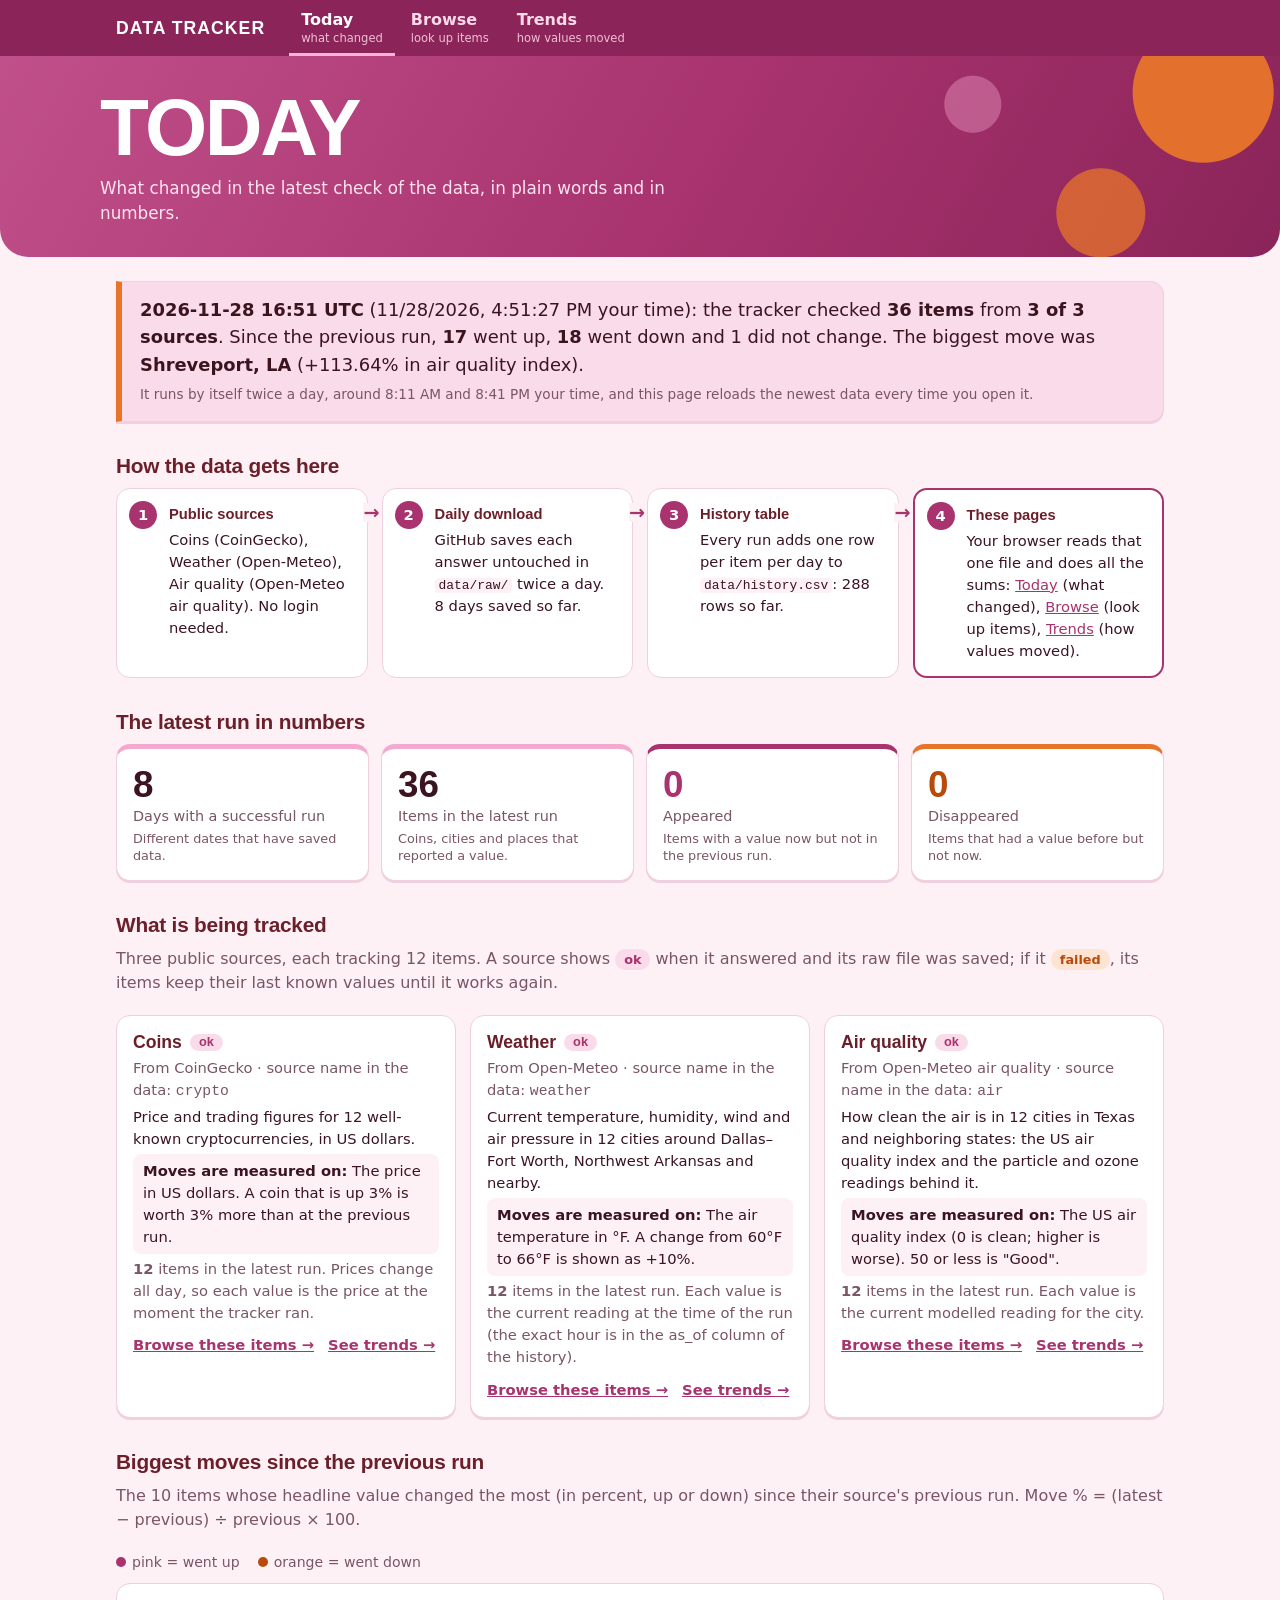
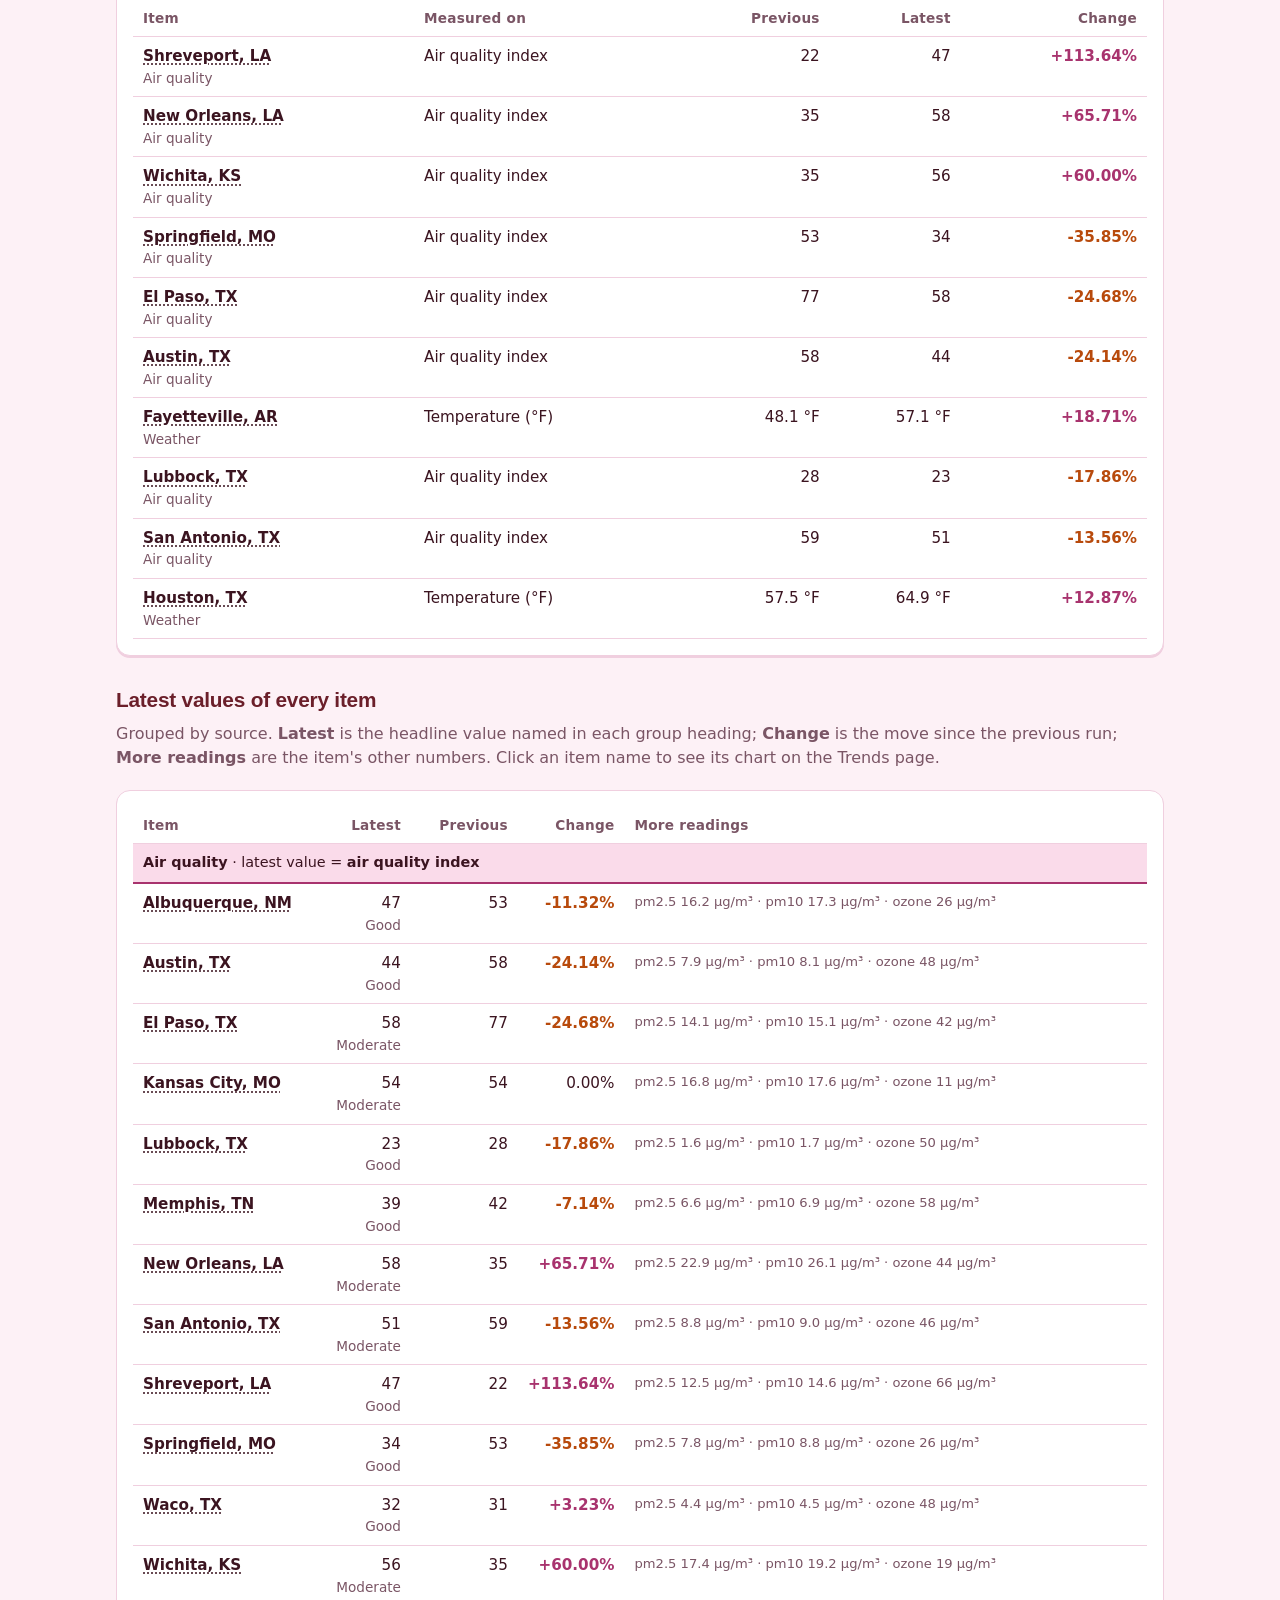
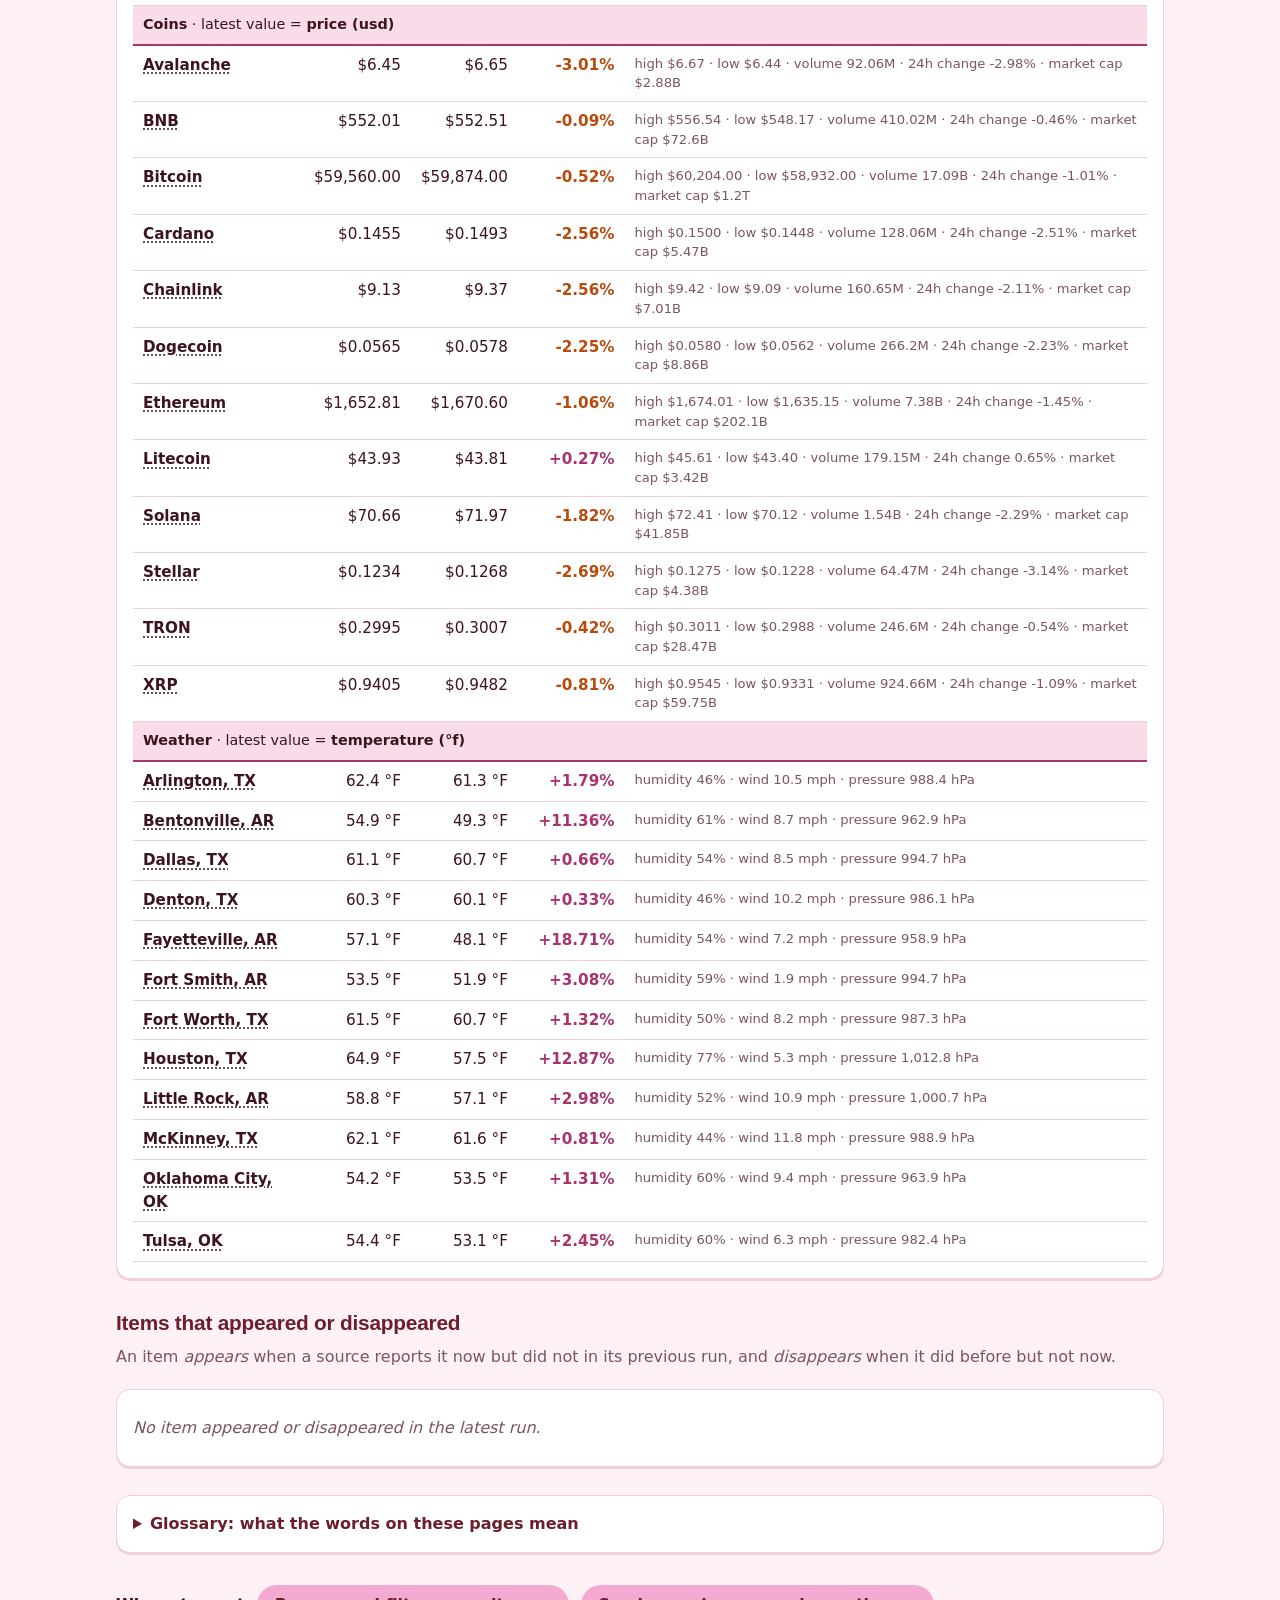
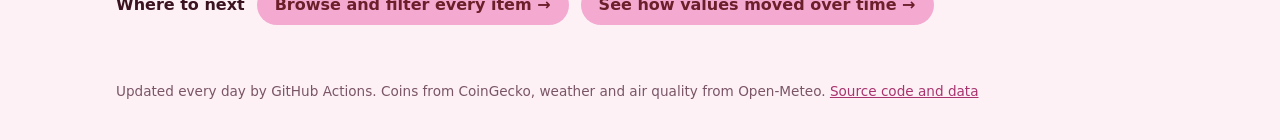
<file: index.html>
<!doctype html>
<html lang="en">
<head>
<meta charset="utf-8">
<meta name="viewport" content="width=device-width, initial-scale=1">
<title>Today · Data Tracker</title>
<meta name="description" content="The latest run: source status, the latest values and the biggest moves.">
<meta name="theme-color" content="#8a2459">
<link rel="manifest" href="manifest.webmanifest">
<link rel="icon" href="assets/icons/icon-192.png">
<link rel="apple-touch-icon" href="assets/icons/apple-touch-icon.png">
<link rel="stylesheet" href="assets/style.css">
</head>
<body>
<header class="nav">
  <div class="nav-inner">
    <a class="brand" href="index.html">Data Tracker</a>
    <nav aria-label="Main">
      <ul>
        <li><a class="link" href="index.html" aria-current="page">Today<small>what changed</small></a></li>
        <li><a class="link" href="browse.html">Browse<small>look up items</small></a></li>
        <li><a class="link" href="trends.html">Trends<small>how values moved</small></a></li>
      </ul>
    </nav>
  </div>
</header>
<div id="banner" class="banner" role="status" hidden></div>
<section class="hero"><div class="hero-inner"><h1>Today</h1>
<p class="sub">What changed in the latest check of the data, in plain words and in numbers.</p></div></section>
<main id="content">

<div class="card explain summary" id="summary" role="status"><span id="runline">Loading the latest run…</span></div>

<h2>How the data gets here</h2>
<div id="flow"></div>

<h2>The latest run in numbers</h2>
<section aria-label="Counts"><div class="stats" id="stats"></div></section>

<h2>What is being tracked</h2>
<p class="sub">Three public sources, each tracking 12 items. A source shows <span class="pill ok">ok</span> when it answered and its raw file was saved; if it <span class="pill bad">failed</span>, its items keep their last known values until it works again.</p>
<div class="sourcecards" id="sourcecards"></div>

<h2>Biggest moves since the previous run</h2>
<p class="sub" id="moves-note"></p>
<div class="keyrow"><span class="k-up">pink = went up</span><span class="k-down">orange = went down</span></div>
<div class="card" style="overflow-x:auto"><table class="moves" id="moves"><thead><tr><th>Item</th><th title="The one number per source that a move is measured on">Measured on</th><th class="num">Previous</th><th class="num">Latest</th><th class="num" title="(latest − previous) ÷ previous × 100">Change</th></tr></thead><tbody></tbody></table></div>

<h2>Latest values of every item</h2>
<p class="sub">Grouped by source. <strong>Latest</strong> is the headline value named in each group heading; <strong>Change</strong> is the move since the previous run; <strong>More readings</strong> are the item's other numbers. Click an item name to see its chart on the Trends page.</p>
<div class="card" style="overflow-x:auto"><table class="moves" id="latest"><thead><tr><th>Item</th><th class="num">Latest</th><th class="num">Previous</th><th class="num">Change</th><th>More readings</th></tr></thead><tbody></tbody></table></div>

<h2 id="appear-h">Items that appeared or disappeared</h2>
<p class="sub">An item <em>appears</em> when a source reports it now but did not in its previous run, and <em>disappears</em> when it did before but not now.</p>
<div class="card"><ul class="posts" id="appear"></ul></div>

<div style="margin-top:28px" id="glossary"></div>
<div id="next"></div>
</main>
<footer>Updated every day by GitHub Actions. Coins from CoinGecko, weather and air quality from Open-Meteo.
<a href="https://github.com/zoerowe1007/data-tracker">Source code and data</a></footer>
<script src="assets/common.js"></script>
<script src="assets/guide.js"></script>
<script>
(function () {
  function pctCell(p) {
    if (p == null) return '<td class="num">—</td>';
    return '<td class="num ' + (p > 0 ? 'up' : p < 0 ? 'down' : '') + '">' + DT.pct(p) + '</td>';
  }
  function others(r, col) {
    return DT.NUMERIC.filter(function (c) { return c !== col && r[c] != null; }).map(function (c) {
      return '<span title="' + DT.esc(DT.HELP[c][0]) + '">' + DT.esc(DT.COLS[c].label.toLowerCase()) + ' ' + DT.value(c, r[c]) + '</span>';
    }).join(' · ');
  }
  function itemLink(id, name) { return '<a class="item" href="' + DT.trendHref(id) + '" title="See ' + DT.esc(name) + ' on the Trends page">' + DT.esc(name) + '</a>'; }
  // The twice-daily schedule (08:11 and 20:41 UTC) written in the reader's own time zone.
  function schedule() {
    return [[8, 11], [20, 41]].map(function (t) {
      return new Date(Date.UTC(2026, 0, 1, t[0], t[1])).toLocaleTimeString([], { hour: 'numeric', minute: '2-digit' });
    }).join(' and ');
  }
  DT.loadData().then(function (d) {
    var s = d.status, rows = d.history, diff = DT.compare(rows), moves = DT.biggestMoves(diff.changes, 10);
    var okCount = s.sources.filter(function (x) { return x.ok; }).length;
    var withPct = diff.changes.filter(function (c) { return c.pct != null; });
    var up = withPct.filter(function (c) { return c.pct > 0; }).length, down = withPct.filter(function (c) { return c.pct < 0; }).length;

    // plain-English summary
    var html = '<b>' + DT.runLabel(s.run_time) + '</b> (' + DT.esc(new Date(s.run_time).toLocaleString()) + ' your time): the tracker checked <b>' +
      DT.plural(s.items, 'item') + '</b> from <b>' + okCount + ' of ' + s.sources.length + ' sources</b>. ';
    if (withPct.length) {
      html += 'Since the previous run, <b>' + up + '</b> went up, <b>' + down + '</b> went down and ' + (withPct.length - up - down) + ' did not change. ';
      if (moves.length) html += 'The biggest move was <b>' + DT.esc(moves[0].item) + '</b> (' + DT.pct(moves[0].pct) + ' in ' + DT.esc(DT.measureLabel(moves[0].source).toLowerCase()) + '). ';
    } else {
      html += 'This is the first day of data, so there is nothing to compare with yet: today\'s values are the starting point and changes appear after the next run. ';
    }
    if (okCount < s.sources.length) html += '<b>Not every source worked this time</b>; see "What is being tracked" below. ';
    html += '<br><span class="small">It runs by itself twice a day, around ' + schedule() + ' your time, and this page reloads the newest data every time you open it.</span>';
    document.getElementById('runline').innerHTML = html;

    document.getElementById('flow').innerHTML = DT.guide.flow({
      sourceNames: s.sources.map(function (x) { var i = DT.sourceInfo(x.name); return i.title + ' (' + i.provider + ')'; }).join(', '),
      days: s.days_with_success, rows: rows.length });

    var cards = [['days_with_success', 'Days with a successful run', '', 'Different dates that have saved data.'],
                 ['items', 'Items in the latest run', '', 'Coins, cities and places that reported a value.'],
                 ['new_today', 'Appeared', 'new', 'Items with a value now but not in the previous run.'],
                 ['gone_today', 'Disappeared', 'removed', 'Items that had a value before but not now.']];
    document.getElementById('stats').innerHTML = cards.map(function (c) {
      return '<div class="card stat ' + c[2] + '"><div class="num">' + DT.fmt(s[c[0]]) + '</div><div class="label">' + c[1] + '</div><div class="hint">' + c[3] + '</div></div>';
    }).join('');

    document.getElementById('sourcecards').innerHTML = s.sources.map(function (x) {
      var i = DT.sourceInfo(x.name);
      return '<div class="card sourcecard"><h3>' + DT.esc(i.title) + ' ' + (x.ok ? '<span class="pill ok">ok</span>' : '<span class="pill bad">failed</span>') + '</h3>' +
        '<p class="small">From ' + DT.esc(i.provider) + ' · source name in the data: <code>' + DT.esc(x.name) + '</code></p>' +
        '<p>' + DT.esc(i.what) + '</p>' +
        '<p class="measured"><strong>Moves are measured on:</strong> ' + DT.esc(i.measured) + '</p>' +
        '<p class="small"><strong>' + DT.fmt(x.count) + '</strong> ' + (x.count === 1 ? 'item' : 'items') + ' in the latest run. ' + DT.esc(i.cron) + '</p>' +
        '<div class="links"><a href="browse.html#source=' + encodeURIComponent(x.name) + '">Browse these items →</a><a href="trends.html">See trends →</a></div></div>';
    }).join('');

    document.getElementById('moves-note').textContent = moves.length
      ? 'The ' + moves.length + ' items whose headline value changed the most (in percent, up or down) since their source\'s previous run. Move % = (latest − previous) ÷ previous × 100.'
      : 'There is no previous run to compare with yet. Today\'s values are the starting point.';
    document.querySelector('#moves tbody').innerHTML = moves.map(function (m) {
      return '<tr><td>' + itemLink(m.item_id, m.item) + '<div class="small">' + DT.esc(DT.sourceInfo(m.source).title) + '</div></td><td>' + DT.esc(DT.measureLabel(m.source)) + '</td><td class="num">' + DT.value(m.column, m.old) +
        '</td><td class="num">' + DT.value(m.column, m['new']) + '</td>' + pctCell(m.pct) + '</tr>';
    }).join('') || '<tr><td colspan="5" class="empty">Nothing to compare yet.</td></tr>';

    var change = {}, body = '', lastSource = null;
    diff.changes.forEach(function (c) { change[c.item_id] = c; });
    DT.latestRows(rows).sort(function (a, b) { return a.source < b.source ? -1 : a.source > b.source ? 1 : a.item < b.item ? -1 : 1; }).forEach(function (r) {
      var col = DT.headline(r.source), c = change[r.item_id], stale = r.date !== diff.latestDate, i = DT.sourceInfo(r.source);
      if (r.source !== lastSource) {
        lastSource = r.source;
        body += '<tr class="group"><td colspan="5"><strong>' + DT.esc(i.title) + '</strong> · latest value = <strong>' + DT.esc(DT.measureLabel(r.source).toLowerCase()) + '</strong></td></tr>';
      }
      var band = col === 'us_aqi' && r[col] != null ? '<div class="small">' + DT.esc(DT.aqiBand(r[col])) + '</div>' : '';
      body += '<tr><td>' + itemLink(r.item_id, r.item) + (stale ? '<div class="small">as of ' + r.date + ' (source failed since)</div>' : '') + '</td>' +
        '<td class="num">' + DT.value(col, r[col]) + band + '</td><td class="num">' + (c ? DT.value(col, c.old) : '—') + '</td>' +
        pctCell(c ? c.pct : null) + '<td class="detail">' + others(r, col) + '</td></tr>';
    });
    document.querySelector('#latest tbody').innerHTML = body;

    var items = diff.isNew.map(function (r) { return '<li><div class="main"><div class="title">' + DT.esc(r.item) + '</div><div class="meta">appeared · ' + DT.esc(r.source) + '</div></div></li>'; })
      .concat(diff.gone.map(function (r) { return '<li><div class="main"><div class="title">' + DT.esc(r.item) + '</div><div class="meta">disappeared · ' + DT.esc(r.source) + ' · last seen ' + r.date + '</div></div></li>'; }));
    document.getElementById('appear').innerHTML = items.join('') ||
      '<li class="empty">No item appeared or disappeared in the latest run.</li>';
    document.getElementById('glossary').innerHTML = DT.guide.glossary();
    document.getElementById('next').innerHTML = DT.guide.next([['browse.html', 'Browse and filter every item →'], ['trends.html', 'See how values moved over time →']]);
  }).catch(DT.showError);
})();
</script>
</body>
</html>
</file>
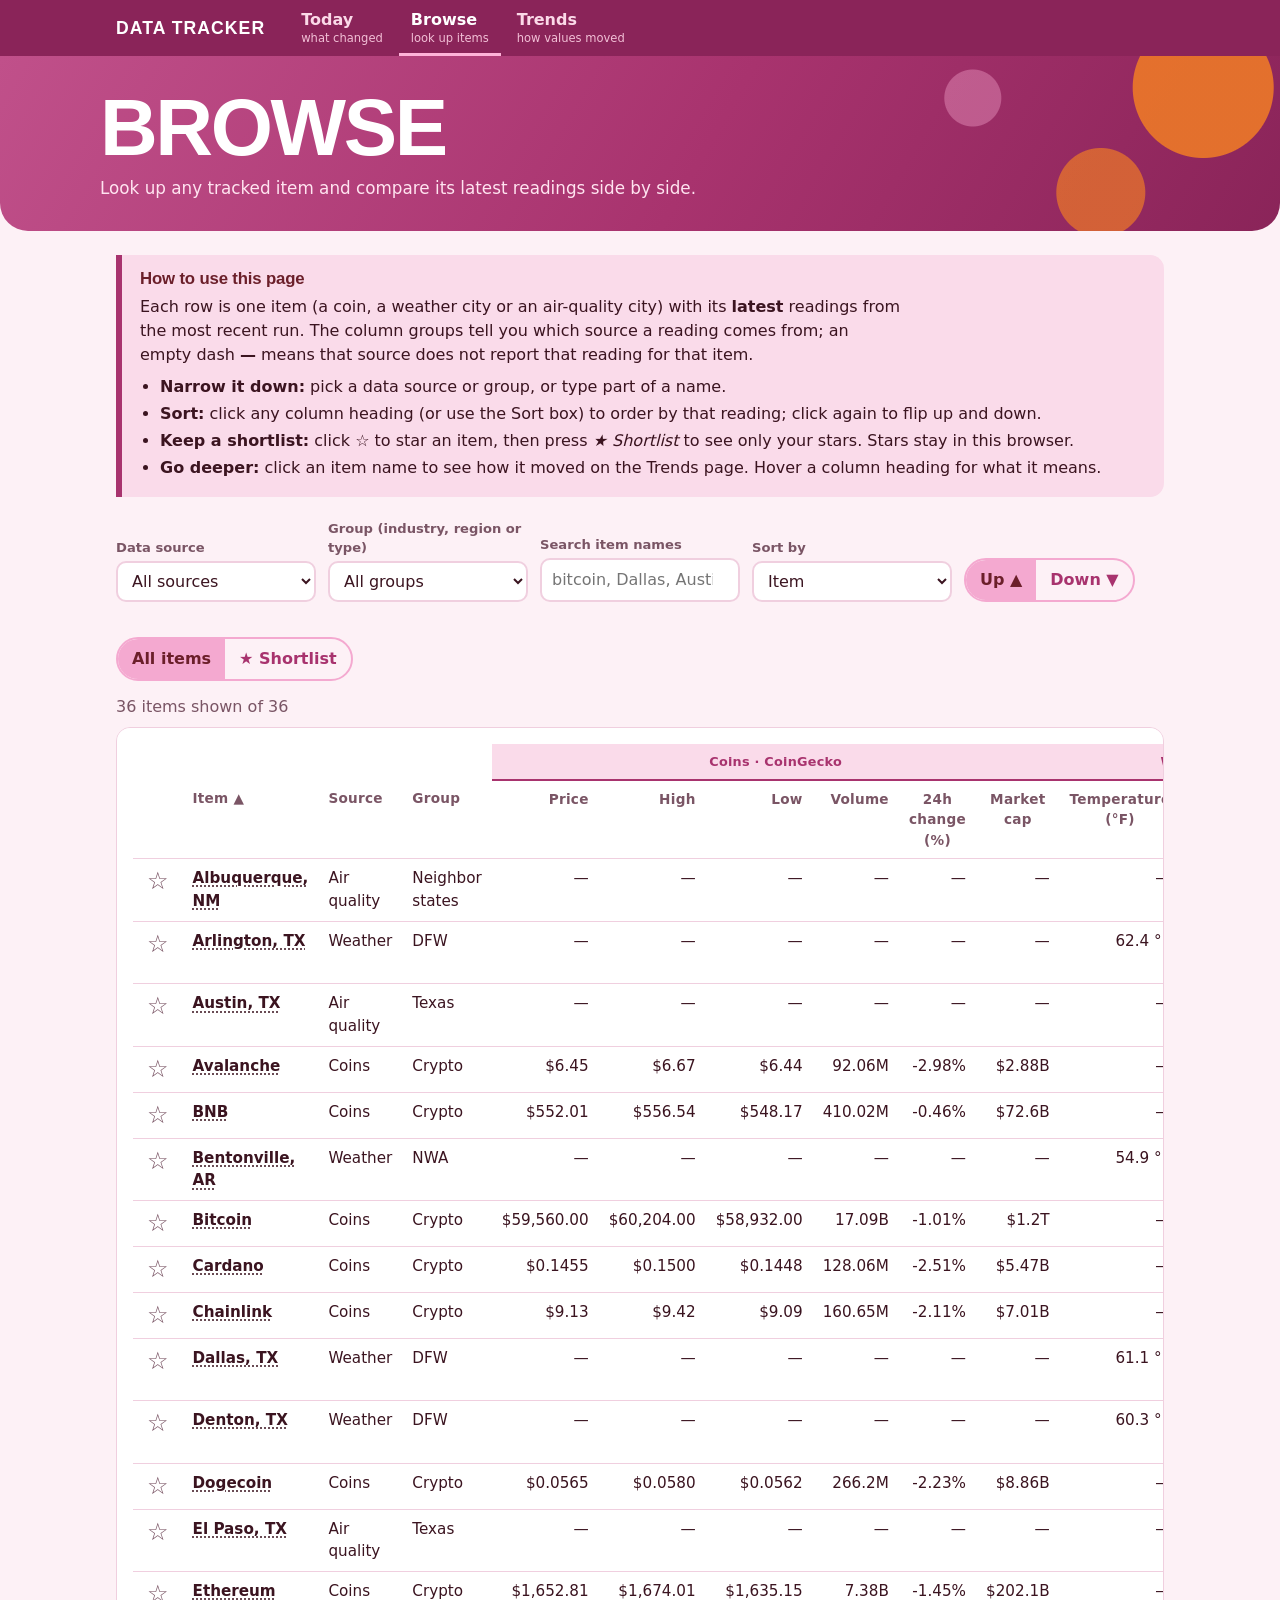
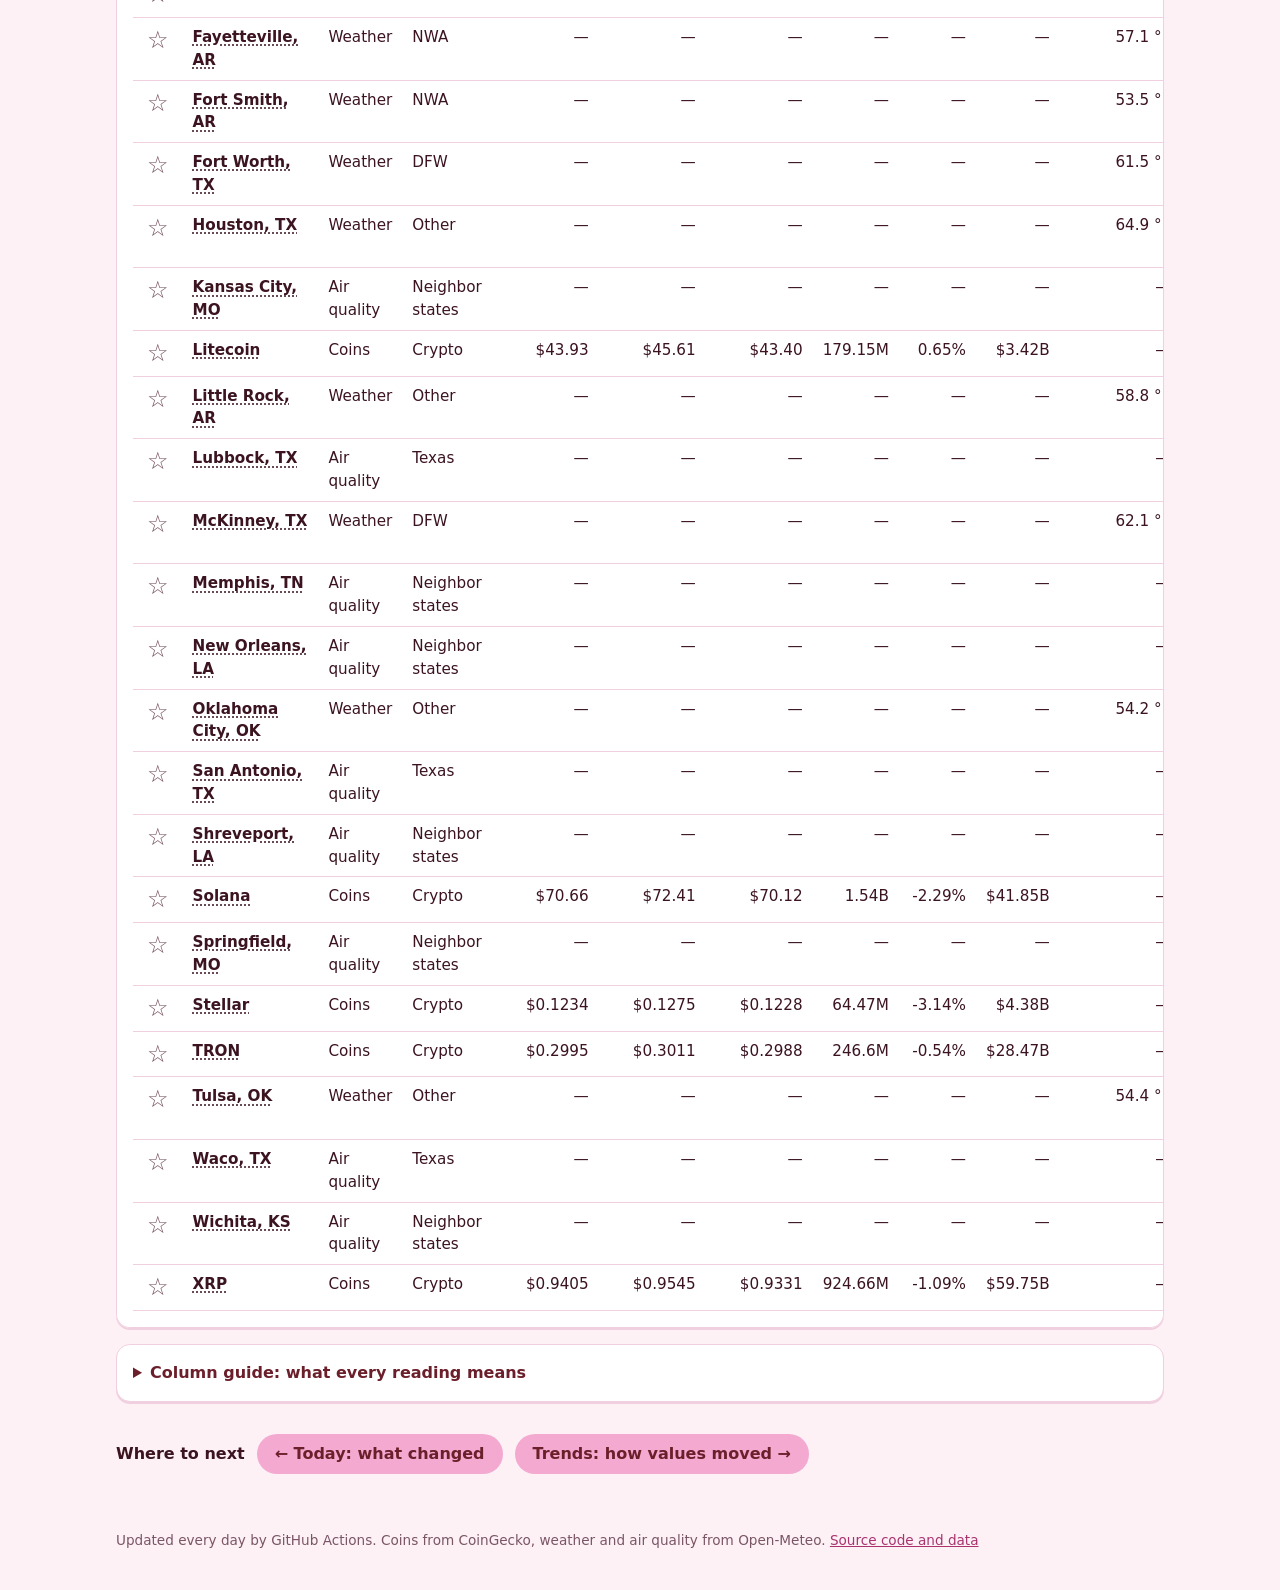
<file: browse.html>
<!doctype html>
<html lang="en">
<head>
<meta charset="utf-8">
<meta name="viewport" content="width=device-width, initial-scale=1">
<title>Browse · Data Tracker</title>
<meta name="description" content="Filter, search, sort and star every tracked item.">
<meta name="theme-color" content="#8a2459">
<link rel="manifest" href="manifest.webmanifest">
<link rel="icon" href="assets/icons/icon-192.png">
<link rel="apple-touch-icon" href="assets/icons/apple-touch-icon.png">
<link rel="stylesheet" href="assets/style.css">
</head>
<body>
<header class="nav">
  <div class="nav-inner">
    <a class="brand" href="index.html">Data Tracker</a>
    <nav aria-label="Main">
      <ul>
        <li><a class="link" href="index.html">Today<small>what changed</small></a></li>
        <li><a class="link" href="browse.html" aria-current="page">Browse<small>look up items</small></a></li>
        <li><a class="link" href="trends.html">Trends<small>how values moved</small></a></li>
      </ul>
    </nav>
  </div>
</header>
<div id="banner" class="banner" role="status" hidden></div>
<section class="hero"><div class="hero-inner"><h1>Browse</h1>
<p class="sub">Look up any tracked item and compare its latest readings side by side.</p></div></section>
<main id="content">
<div class="explain">
  <h2>How to use this page</h2>
  <p>Each row is one item (a coin, a weather city or an air-quality city) with its <strong>latest</strong> readings from the most recent run. The column groups tell you which source a reading comes from; an empty dash <strong>—</strong> means that source does not report that reading for that item.</p>
  <ul>
    <li><strong>Narrow it down:</strong> pick a data source or group, or type part of a name.</li>
    <li><strong>Sort:</strong> click any column heading (or use the Sort box) to order by that reading; click again to flip up and down.</li>
    <li><strong>Keep a shortlist:</strong> click ☆ to star an item, then press <em>★ Shortlist</em> to see only your stars. Stars stay in this browser.</li>
    <li><strong>Go deeper:</strong> click an item name to see how it moved on the Trends page. Hover a column heading for what it means.</li>
  </ul>
</div>
<div class="controls">
  <div><label for="f-source">Data source</label><select id="f-source"><option value="">All sources</option></select></div>
  <div><label for="f-category">Group (industry, region or type)</label><select id="f-category"><option value="">All groups</option></select></div>
  <div><label for="q">Search item names</label><input id="q" type="search" placeholder="bitcoin, Dallas, Austin…" autocomplete="off"></div>
  <div><label for="sortby">Sort by</label><select id="sortby"></select></div>
  <div><label>&nbsp;</label><div class="switch" role="group" aria-label="Sort direction"><button type="button" id="asc" aria-pressed="true">Up ▲</button><button type="button" id="desc" aria-pressed="false">Down ▼</button></div></div>
  <div><label>&nbsp;</label><div class="switch" role="group" aria-label="Shortlist filter"><button type="button" id="all" aria-pressed="true">All items</button><button type="button" id="starred" aria-pressed="false">★ Shortlist</button></div></div>
</div>
<div class="resultbar"><span id="count" role="status" aria-live="polite"></span></div>
<div class="card" style="overflow-x:auto"><table class="sortable moves" id="table"><thead></thead><tbody></tbody></table></div>
<details class="card colguide" style="margin-top:16px"><summary>Column guide: what every reading means</summary><div id="colguide"></div></details>
<div id="next"></div>
</main>
<footer>Updated every day by GitHub Actions. Coins from CoinGecko, weather and air quality from Open-Meteo.
<a href="https://github.com/zoerowe1007/data-tracker">Source code and data</a></footer>
<script src="assets/common.js"></script>
<script src="assets/guide.js"></script>
<script>
(function () {
  var state = { source: '', category: '', q: '', sort: 'item', dir: 'asc', starredOnly: false };
  var rows = [], cols = [];
  var TEXT = [['item', 'Item'], ['source', 'Source'], ['category', 'Group']];
  var $ = function (id) { return document.getElementById(id); };

  function sortLabel(key) {
    var t = TEXT.filter(function (x) { return x[0] === key; })[0];
    return t ? t[1] : DT.COLS[key].label + (DT.COLS[key].unit && DT.COLS[key].unit !== '$' ? ' (' + DT.COLS[key].unit + ')' : '');
  }
  var TEXT_HELP = { item: 'The coin or place this row is about', source: 'Which data source the item comes from', category: 'Group the item belongs to: coins, a region or an industry' };
  function head() {
    var keys = TEXT.map(function (t) { return t[0]; }).concat(cols), groups = [];
    cols.forEach(function (c) {
      var src = DT.HELP[c][1], last = groups[groups.length - 1];
      if (last && last.src === src) last.n++; else groups.push({ src: src, n: 1 });
    });
    var top = '<tr><th colspan="4" class="grouphead" style="background:none;border-bottom:0"></th>' + groups.map(function (g) {
      return '<th class="grouphead" colspan="' + g.n + '" title="' + DT.esc(DT.sourceInfo(g.src).what) + '">' + DT.esc(DT.sourceInfo(g.src).title) + ' · ' + DT.esc(DT.sourceInfo(g.src).provider) + '</th>';
    }).join('') + '</tr>';
    $('table').tHead.innerHTML = top + '<tr><th><span class="visually-hidden">Shortlist</span></th>' + keys.map(function (k) {
      var num = cols.indexOf(k) !== -1, sorted = state.sort === k ? (state.dir === 'asc' ? 'ascending' : 'descending') : 'none';
      var tip = num ? DT.HELP[k][0] : TEXT_HELP[k];
      return '<th' + (num ? ' class="num"' : '') + ' aria-sort="' + sorted + '" title="' + DT.esc(tip) + '"><button type="button" data-sort="' + k + '">' + DT.esc(sortLabel(k)) + '</button></th>';
    }).join('') + '</tr>';
  }
  function draw() {
    var starred = DT.shortlist.all();
    var out = DT.browseRows(rows, { source: state.source, category: state.category, q: state.q,
      starred: state.starredOnly ? starred : null, sort: state.sort, dir: state.dir });
    $('count').textContent = DT.plural(out.length, 'item') + ' shown of ' + rows.length + (state.starredOnly ? ' · shortlist only' : '');
    $('asc').setAttribute('aria-pressed', state.dir === 'asc'); $('desc').setAttribute('aria-pressed', state.dir === 'desc');
    $('all').setAttribute('aria-pressed', !state.starredOnly); $('starred').setAttribute('aria-pressed', state.starredOnly);
    $('sortby').value = state.sort;
    head();
    $('table').tBodies[0].innerHTML = out.map(function (r) {
      var on = starred.indexOf(r.item_id) !== -1;
      return '<tr><td><button class="star" data-id="' + DT.esc(r.item_id) + '" aria-pressed="' + on + '" aria-label="Shortlist ' + DT.esc(r.item) +
        '" title="Add to shortlist">' + (on ? '★' : '☆') + '</button></td><td><a class="item" href="' + DT.trendHref(r.item_id) + '" title="See ' + DT.esc(r.item) + ' on the Trends page">' + DT.esc(r.item) + '</a></td><td>' + DT.esc(DT.sourceInfo(r.source).title) +
        '</td><td>' + DT.esc(r.category) + '</td>' + cols.map(function (c) {
          var band = c === 'us_aqi' && r[c] != null ? '<div class="small">' + DT.esc(DT.aqiBand(r[c])) + '</div>' : '';
          return '<td class="num">' + DT.value(c, r[c]) + band + '</td>';
        }).join('') + '</tr>';
    }).join('') || '<tr><td colspan="' + (4 + cols.length) + '" class="empty">No items match these filters.</td></tr>';
  }
  function options(el, values) {
    el.insertAdjacentHTML('beforeend', values.map(function (v) { return '<option value="' + DT.esc(v) + '">' + DT.esc(v) + '</option>'; }).join(''));
  }
  DT.loadData().then(function (d) {
    rows = DT.latestRows(d.history);
    cols = DT.NUMERIC.filter(function (c) { return rows.some(function (r) { return r[c] != null; }); });
    var uniq = function (k) { return rows.map(function (r) { return r[k]; }).filter(function (v, i, a) { return v && a.indexOf(v) === i; }).sort(); };
    $('f-source').insertAdjacentHTML('beforeend', uniq('source').map(function (v) { return '<option value="' + DT.esc(v) + '">' + DT.esc(DT.sourceInfo(v).title) + ' (' + DT.esc(DT.sourceInfo(v).provider) + ')</option>'; }).join(''));
    options($('f-category'), uniq('category'));
    var h = DT.hash();
    if (h.source && uniq('source').indexOf(h.source) !== -1) { state.source = h.source; $('f-source').value = h.source; }
    $('colguide').innerHTML = '<table><thead><tr><th>Column</th><th>Meaning</th><th>Source</th></tr></thead><tbody>' + cols.map(function (c) {
      return '<tr><td><strong>' + DT.esc(DT.colLabel(c)) + '</strong></td><td>' + DT.esc(DT.HELP[c][0]) + '</td><td>' + DT.esc(DT.sourceInfo(DT.HELP[c][1]).title) + '</td></tr>';
    }).join('') + '</tbody></table><p class="small">Empty values (—) mean the source does not report that reading. The same words are explained in the README.</p>';
    $('next').innerHTML = DT.guide.next([['index.html', '← Today: what changed'], ['trends.html', 'Trends: how values moved →']]);
    $('sortby').innerHTML = TEXT.map(function (t) { return t[0]; }).concat(cols).map(function (k) { return '<option value="' + k + '">' + DT.esc(sortLabel(k)) + '</option>'; }).join('');
    $('f-source').onchange = function () { state.source = this.value; draw(); };
    $('f-category').onchange = function () { state.category = this.value; draw(); };
    $('q').oninput = function () { state.q = this.value; draw(); };
    $('sortby').onchange = function () { state.sort = this.value; draw(); };
    $('asc').onclick = function () { state.dir = 'asc'; draw(); };
    $('desc').onclick = function () { state.dir = 'desc'; draw(); };
    $('all').onclick = function () { state.starredOnly = false; draw(); };
    $('starred').onclick = function () { state.starredOnly = true; draw(); };
    $('table').addEventListener('click', function (e) {
      var star = e.target.closest('.star'), sort = e.target.closest('[data-sort]');
      if (star) { DT.shortlist.toggle(star.getAttribute('data-id')); draw(); }
      if (sort) {
        var k = sort.getAttribute('data-sort');
        if (state.sort === k) state.dir = state.dir === 'asc' ? 'desc' : 'asc'; else { state.sort = k; state.dir = cols.indexOf(k) !== -1 ? 'desc' : 'asc'; }
        draw();
      }
    });
    draw();
  }).catch(DT.showError);
})();
</script>
</body>
</html>
</file>
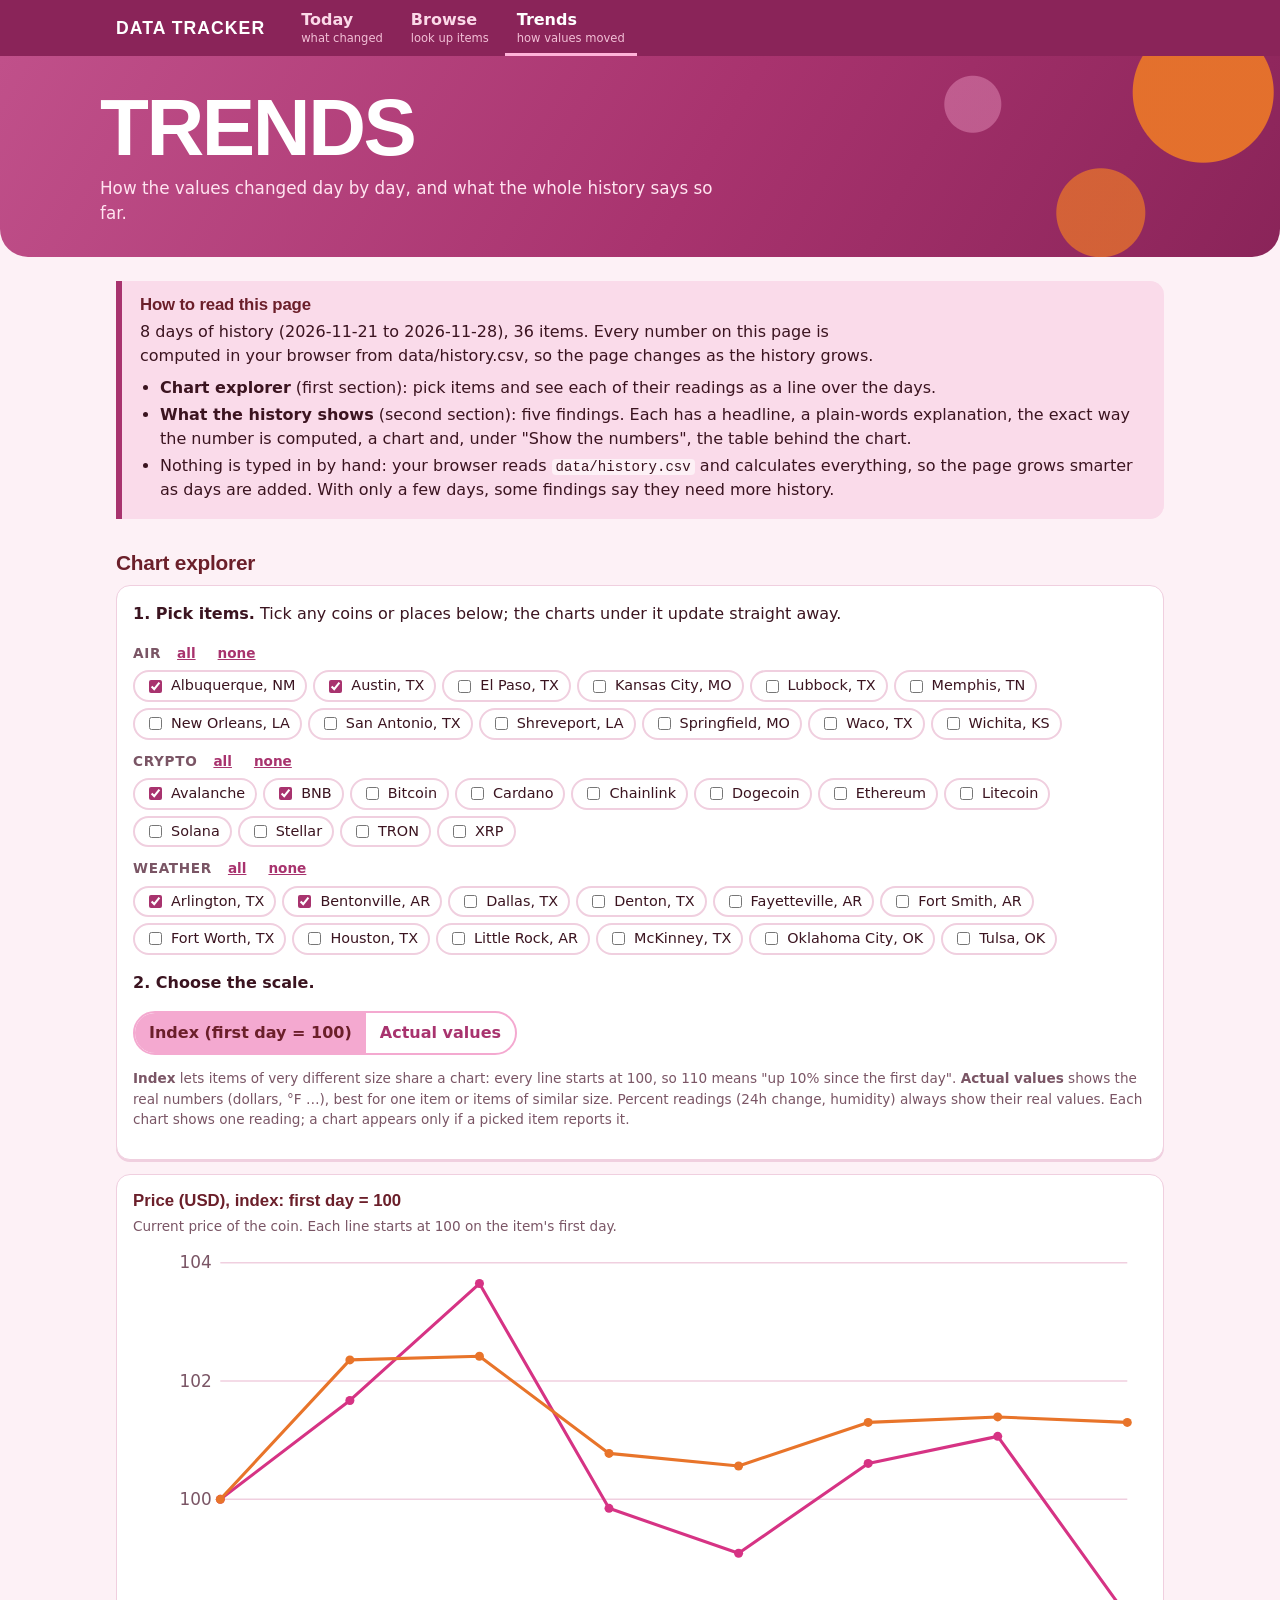
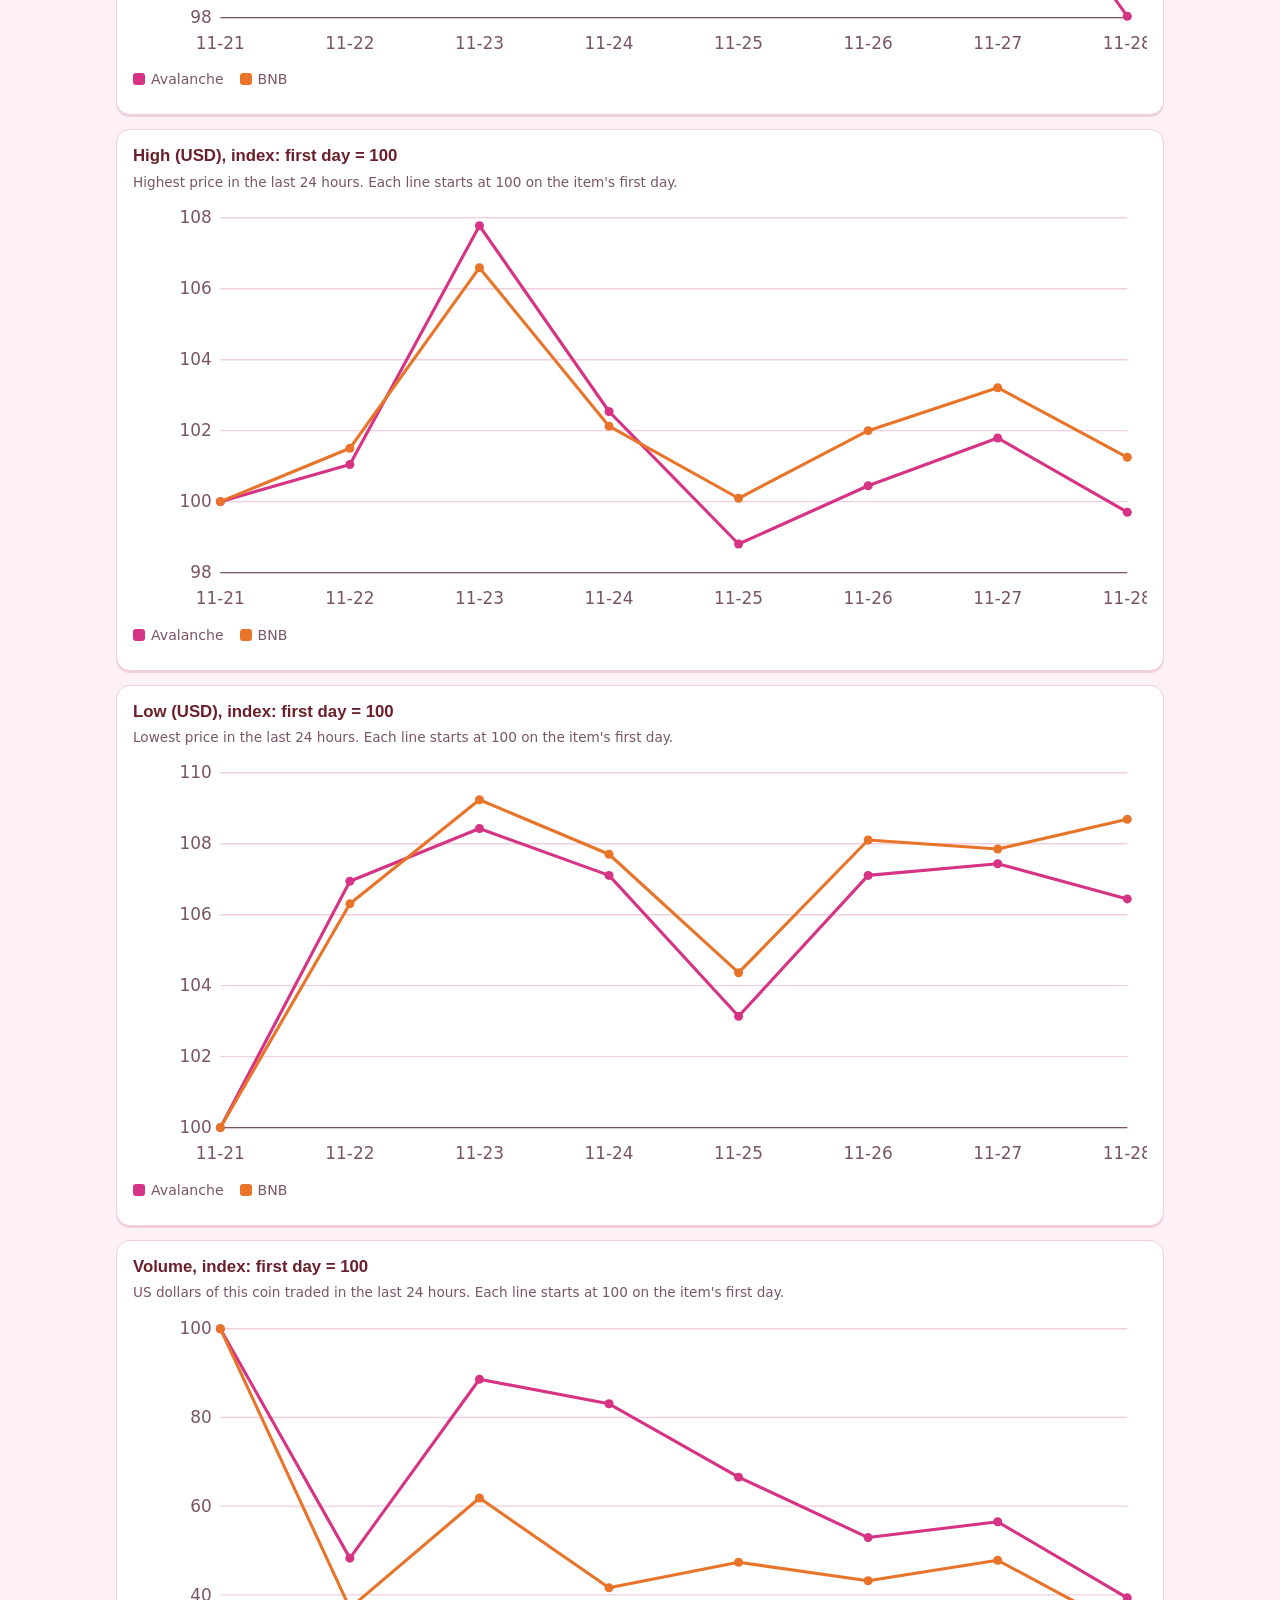
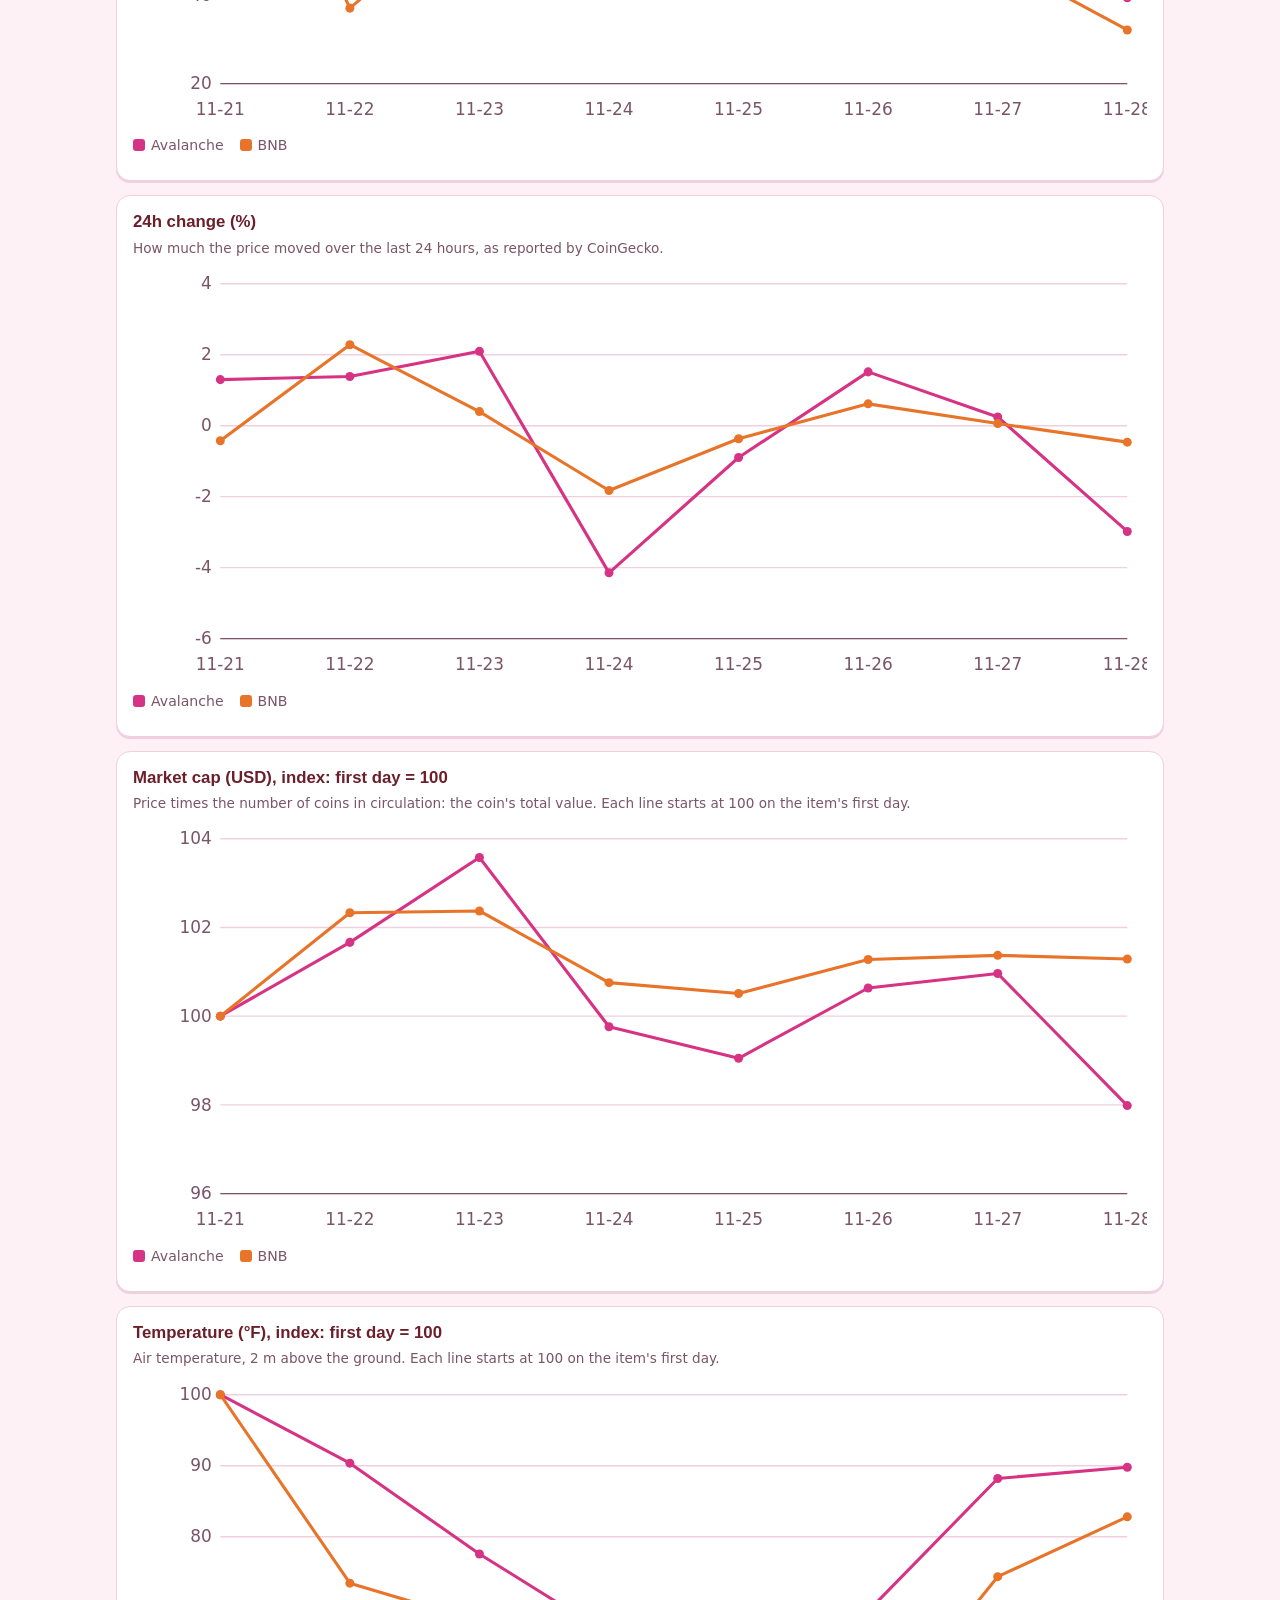
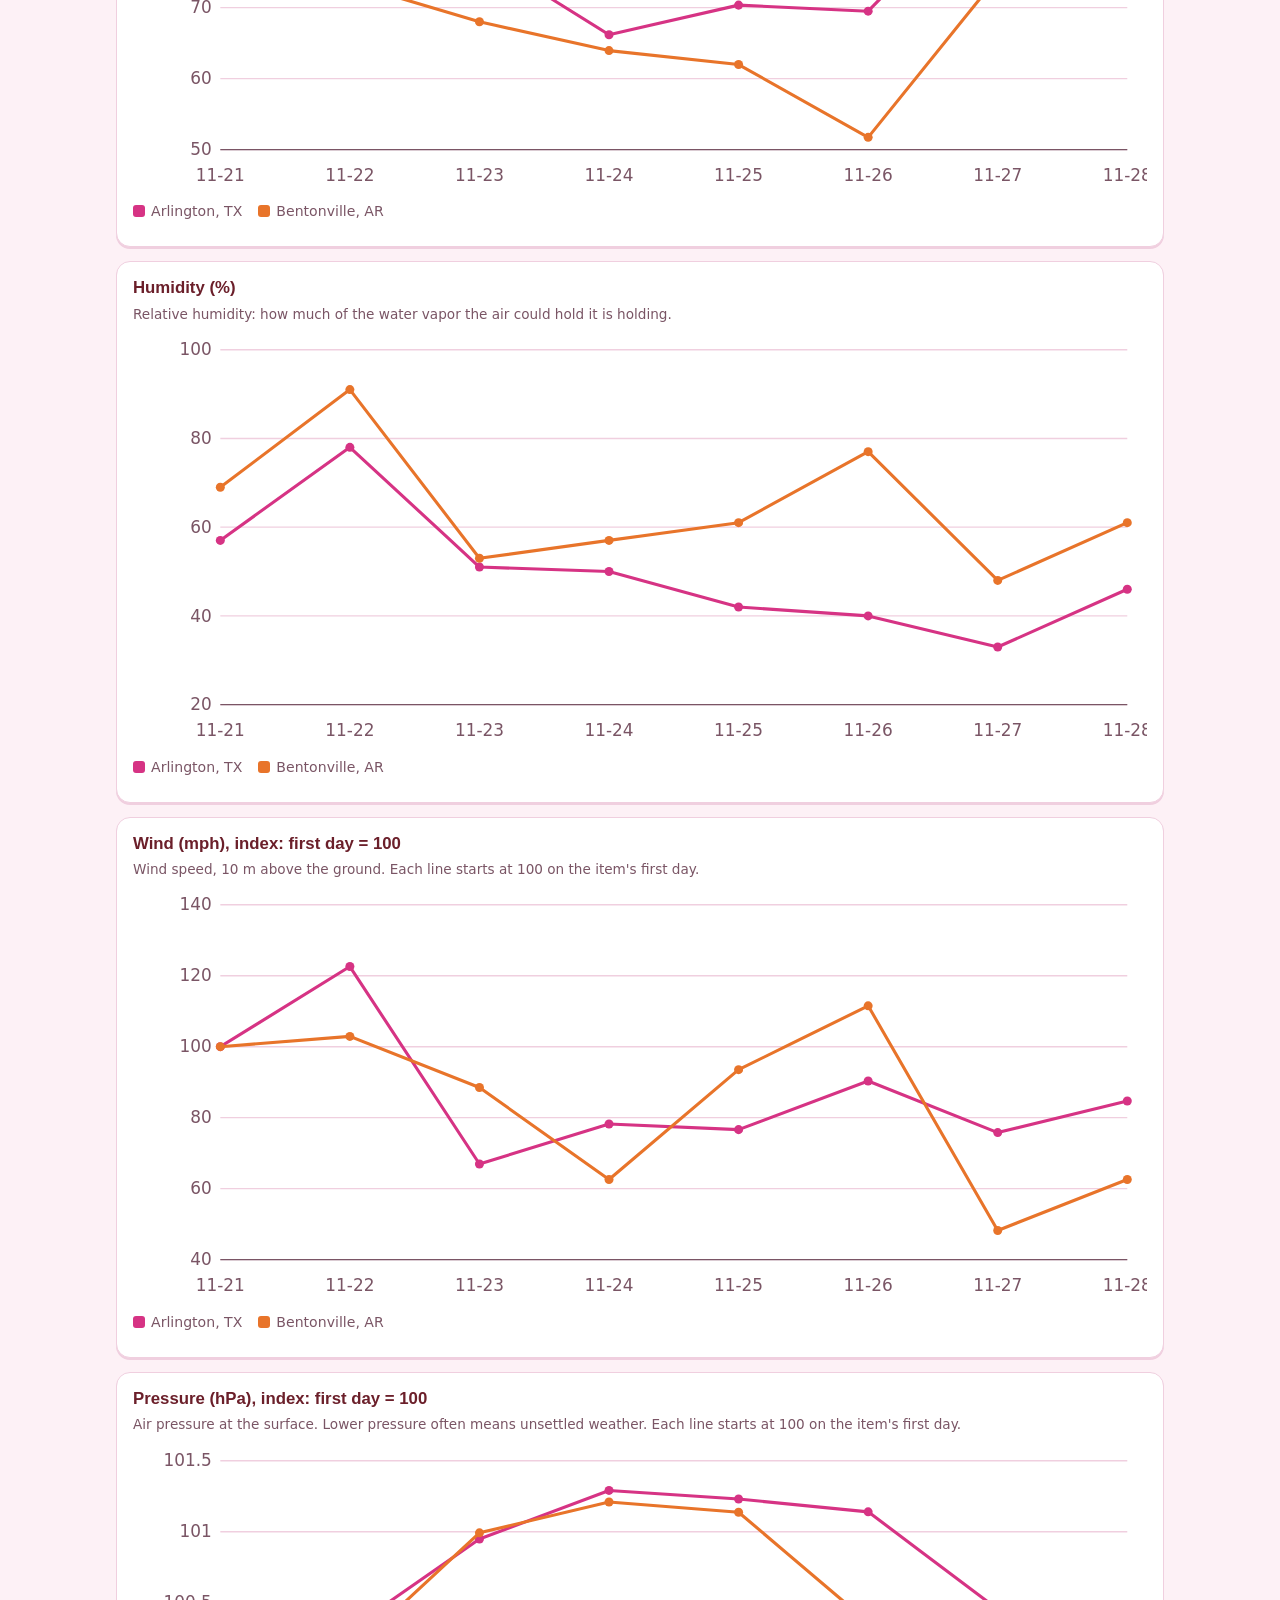
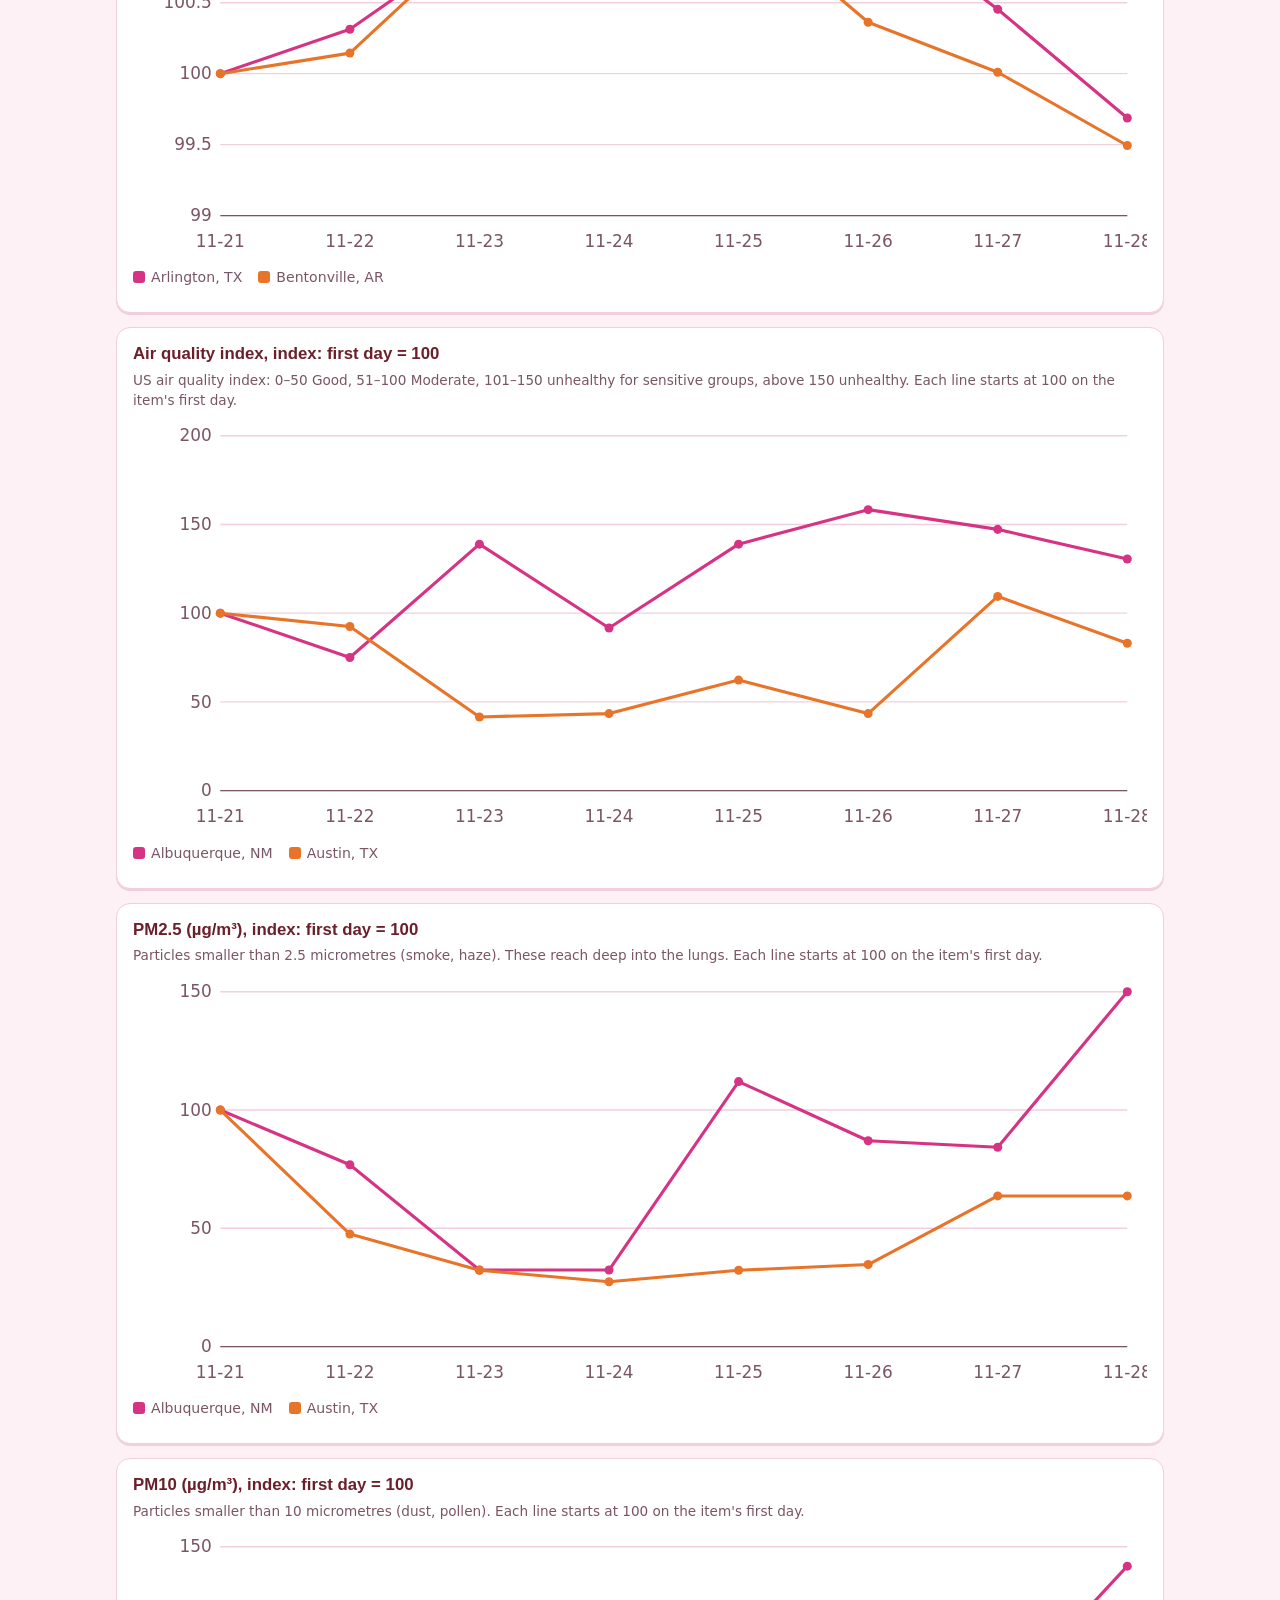
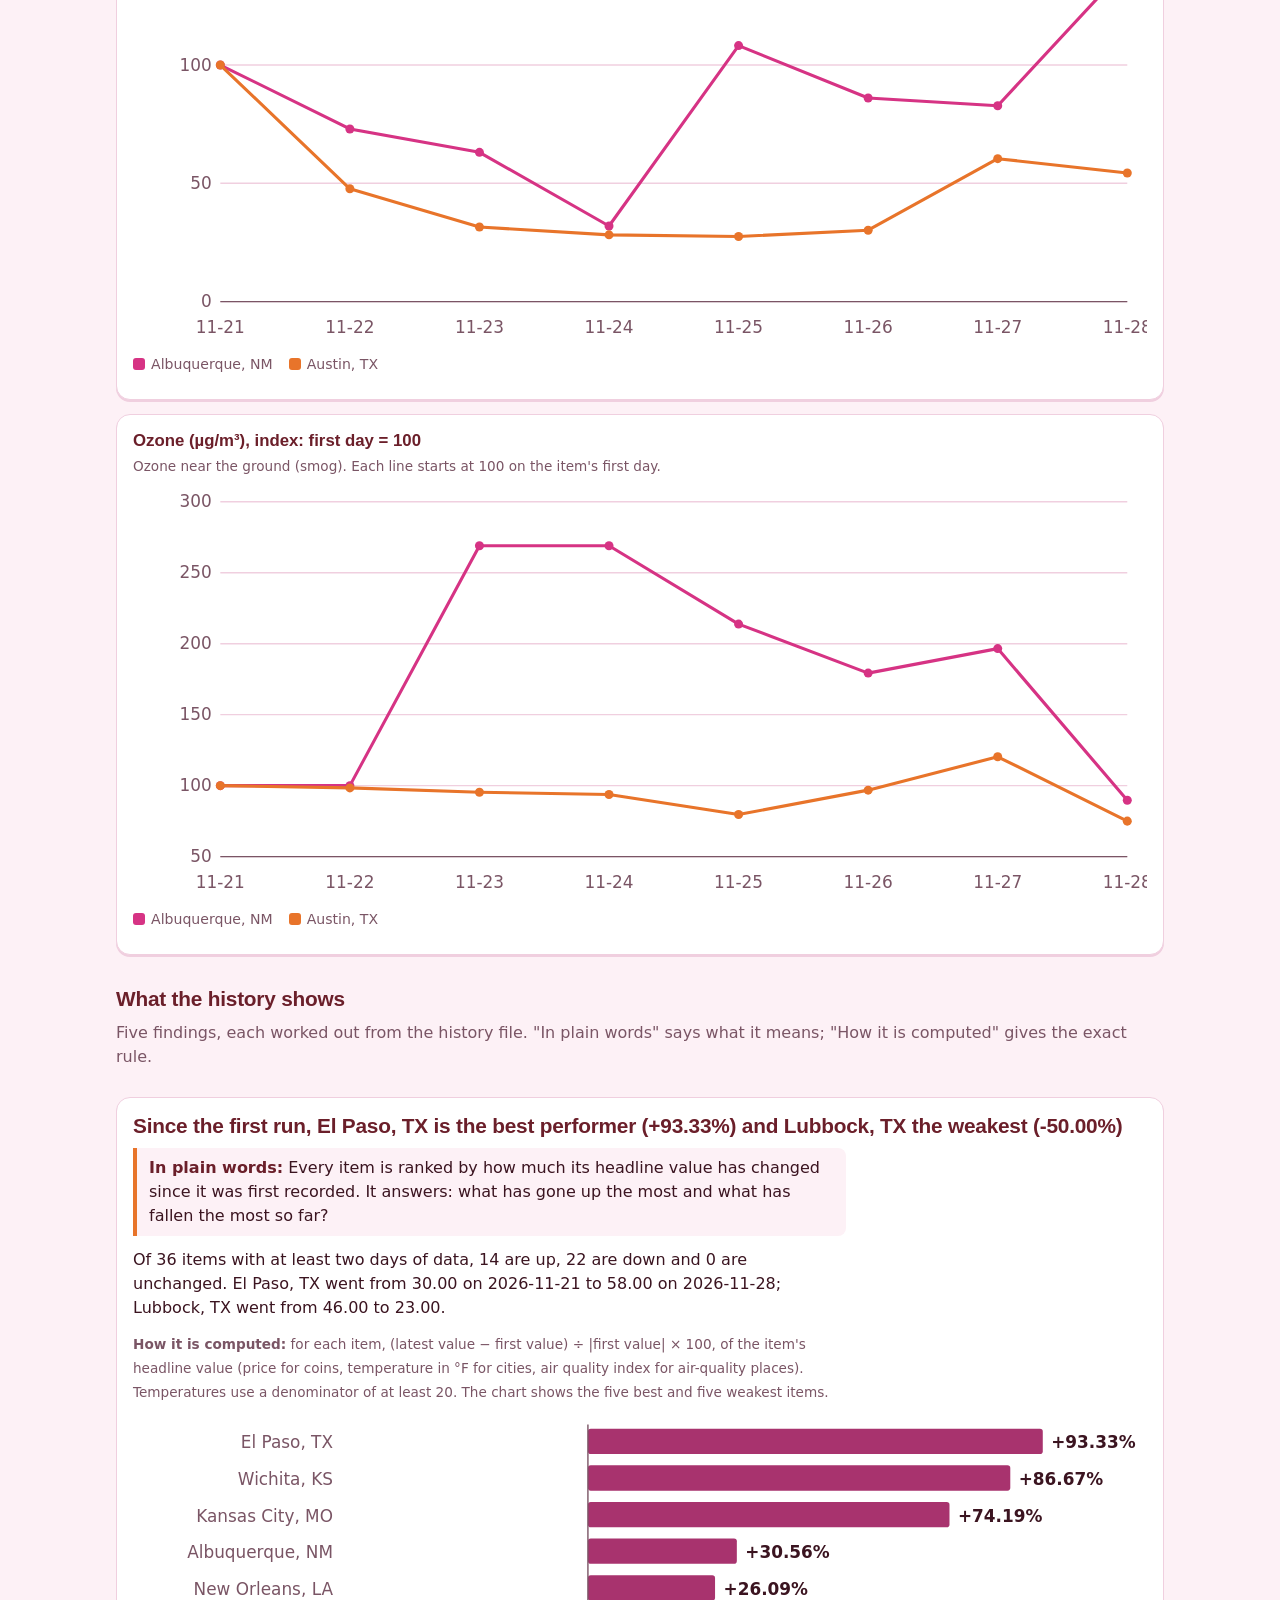
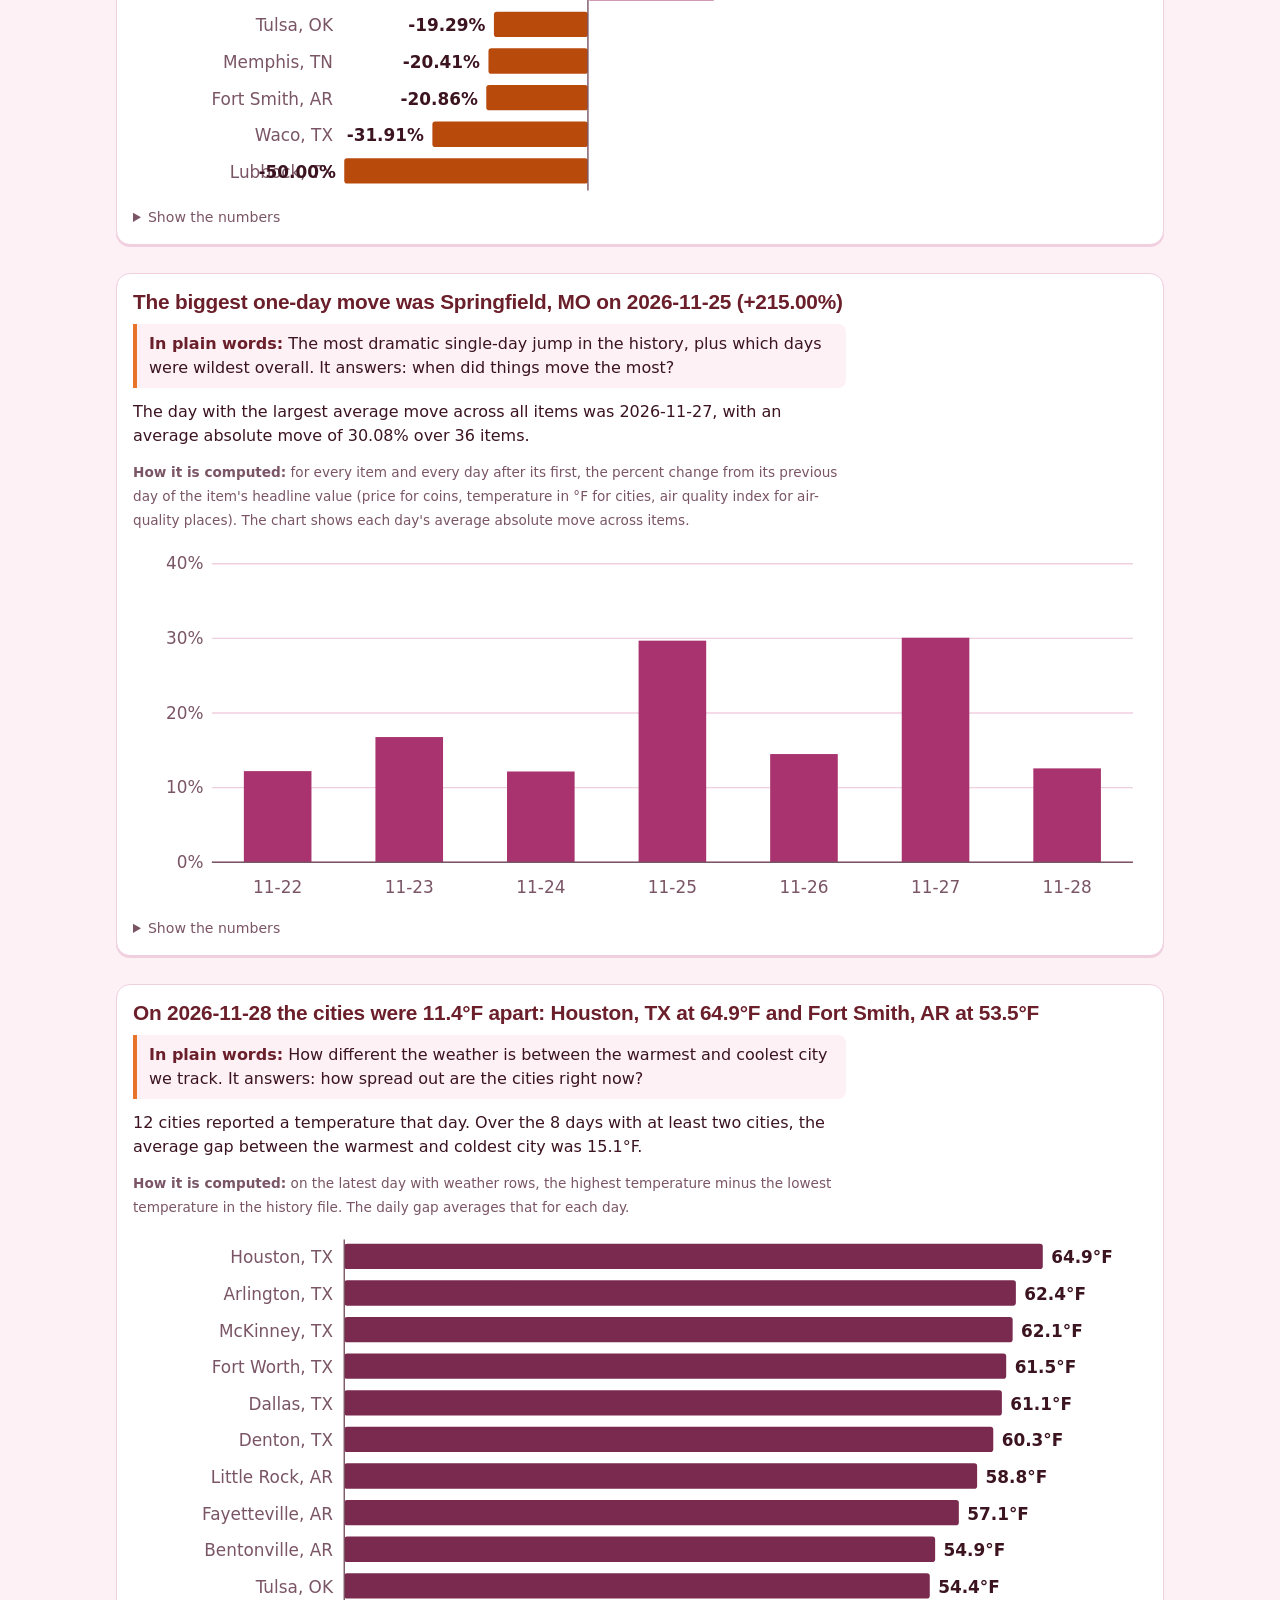
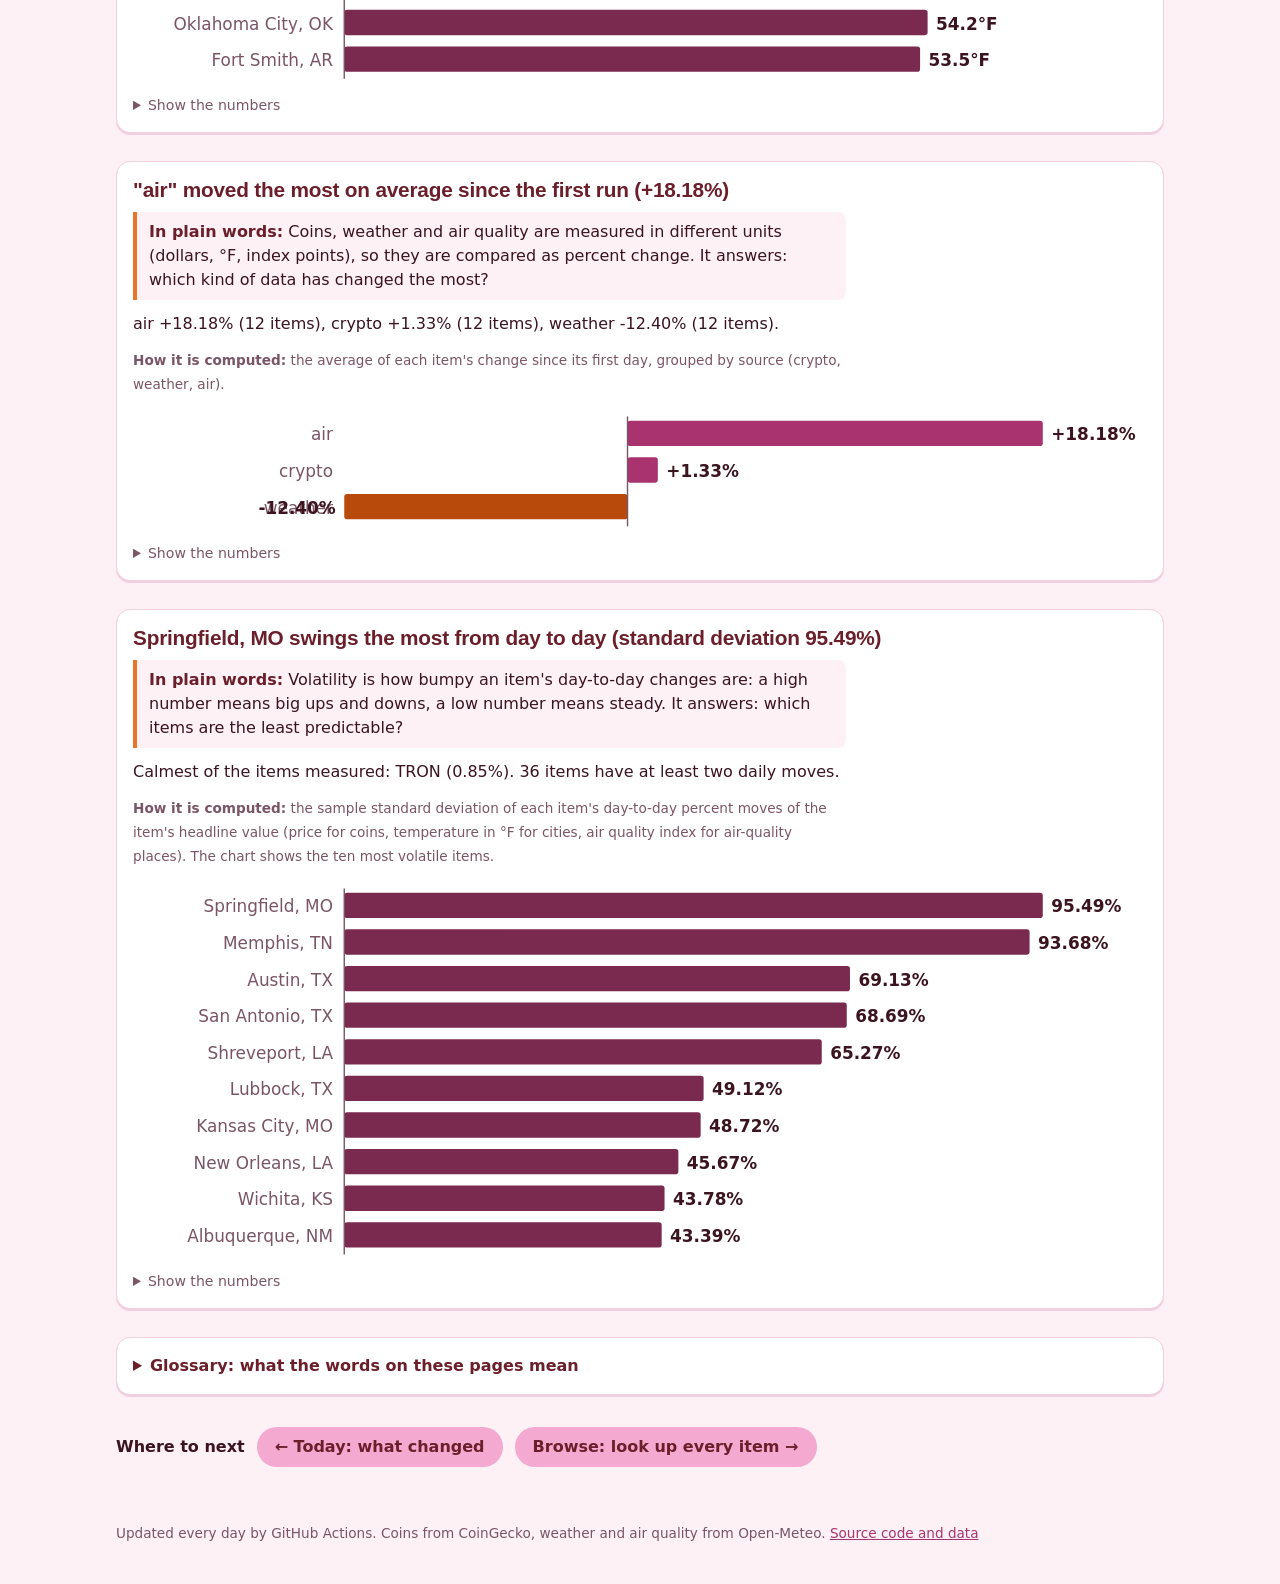
<file: trends.html>
<!doctype html>
<html lang="en">
<head>
<meta charset="utf-8">
<meta name="viewport" content="width=device-width, initial-scale=1">
<title>Trends · Data Tracker</title>
<meta name="description" content="Findings computed in your browser from the history, with charts of every value.">
<meta name="theme-color" content="#8a2459">
<link rel="manifest" href="manifest.webmanifest">
<link rel="icon" href="assets/icons/icon-192.png">
<link rel="apple-touch-icon" href="assets/icons/apple-touch-icon.png">
<link rel="stylesheet" href="assets/style.css">
</head>
<body>
<header class="nav">
  <div class="nav-inner">
    <a class="brand" href="index.html">Data Tracker</a>
    <nav aria-label="Main">
      <ul>
        <li><a class="link" href="index.html">Today<small>what changed</small></a></li>
        <li><a class="link" href="browse.html">Browse<small>look up items</small></a></li>
        <li><a class="link" href="trends.html" aria-current="page">Trends<small>how values moved</small></a></li>
      </ul>
    </nav>
  </div>
</header>
<div id="banner" class="banner" role="status" hidden></div>
<section class="hero"><div class="hero-inner"><h1>Trends</h1>
<p class="sub">How the values changed day by day, and what the whole history says so far.</p></div></section>
<main id="content">
<div class="explain">
  <h2>How to read this page</h2>
  <p id="intro">Loading the history…</p>
  <ul>
    <li><strong>Chart explorer</strong> (first section): pick items and see each of their readings as a line over the days.</li>
    <li><strong>What the history shows</strong> (second section): five findings. Each has a headline, a plain-words explanation, the exact way the number is computed, a chart and, under "Show the numbers", the table behind the chart.</li>
    <li>Nothing is typed in by hand: your browser reads <code>data/history.csv</code> and calculates everything, so the page grows smarter as days are added. With only a few days, some findings say they need more history.</li>
  </ul>
</div>

<h2>Chart explorer</h2>
<div class="card">
  <p style="margin-top:0"><strong>1. Pick items.</strong> Tick any coins or places below; the charts under it update straight away. <span id="picked-note" class="small"></span></p>
  <div id="picker"></div>
  <p><strong>2. Choose the scale.</strong></p>
  <div class="switch" role="group" aria-label="Scale"><button type="button" id="m-index" aria-pressed="true">Index (first day = 100)</button><button type="button" id="m-value" aria-pressed="false">Actual values</button></div>
  <p class="small"><strong>Index</strong> lets items of very different size share a chart: every line starts at 100, so 110 means "up 10% since the first day". <strong>Actual values</strong> shows the real numbers (dollars, °F …), best for one item or items of similar size. Percent readings (24h change, humidity) always show their real values. Each chart shows one reading; a chart appears only if a picked item reports it.</p>
</div>
<div id="charts"></div>

<h2>What the history shows</h2>
<p class="sub">Five findings, each worked out from the history file. "In plain words" says what it means; "How it is computed" gives the exact rule.</p>
<div id="findings"></div>
<div id="glossary" style="margin-top:28px"></div>
<div id="next"></div>
</main>
<footer>Updated every day by GitHub Actions. Coins from CoinGecko, weather and air quality from Open-Meteo.
<a href="https://github.com/zoerowe1007/data-tracker">Source code and data</a></footer>
<script src="assets/common.js"></script>
<script src="assets/guide.js"></script>
<script src="assets/trends-calc.js"></script>
<script src="assets/charts.js"></script>
<script>
(function () {
  var $ = function (id) { return document.getElementById(id); };
  var data, rows, ids = [], mode = 'index', names = {}, groups = {};

  /* ---------- chart explorer ---------- */
  function picker() {
    $('picker').innerHTML = Object.keys(groups).sort().map(function (src) {
      return '<div class="group-title">' + DT.esc(src) + ' <button type="button" data-all="' + DT.esc(src) + '">all</button><button type="button" data-none="' + DT.esc(src) + '">none</button></div><div class="chips">' +
        groups[src].map(function (it) {
          return '<label class="chip"><input type="checkbox" data-id="' + DT.esc(it.id) + '"' + (ids.indexOf(it.id) !== -1 ? ' checked' : '') + '> ' + DT.esc(it.name) + '</label>';
        }).join('') + '</div>';
    }).join('');
  }
  function charts() {
    var dates = Object.keys(rows.reduce(function (a, r) { a[r.date] = 1; return a; }, {})).sort();
    var html = '';
    DT.NUMERIC.forEach(function (col) {
      var useIndex = mode === 'index' && DT.COLS[col].unit !== '%';
      var series = DT.lineSeries(rows, col, ids, useIndex ? 'index' : 'value');
      if (!series.length) return;
      var c = DT.COLS[col], unit = c.unit && c.unit !== '$' ? ' (' + c.unit + ')' : (c.unit === '$' ? ' (USD)' : '');
      var title = c.label + unit + (useIndex ? ', index: first day = 100' : '');
      html += '<div class="card chart-card"><h3>' + DT.esc(title) + '</h3><p class="small" style="margin:0 0 6px">' + DT.esc(DT.HELP[col][0]) + '.' + (useIndex ? ' Each line starts at 100 on the item\'s first day.' : '') + '</p>' +
        DTCharts.line({ label: title + ' by day', dates: dates, series: series }) + DTCharts.legend(series) + '</div>';
    });
    $('charts').innerHTML = html || '<div class="card empty">Pick at least one item above.</div>';
  }
  function setMode(m) { mode = m; $('m-index').setAttribute('aria-pressed', m === 'index'); $('m-value').setAttribute('aria-pressed', m === 'value'); charts(); }

  /* ---------- findings: every number comes from DT.trends(history) ---------- */
  function section(heading, paras, chart, table) {
    return '<section class="section card"><h2>' + DT.esc(heading) + '</h2>' + paras.map(function (p) { return '<p>' + p + '</p>'; }).join('') +
      (chart || '') + (table || '') + '</section>';
  }
  function how(text) { return '<span class="small"><strong>How it is computed:</strong> ' + DT.esc(text) + '</span>'; }
  function findings(T) {
    var n = T.days.length, out = [];
    var HEADLINE_NOTE = ' of the item\'s headline value (price for coins, temperature in °F for cities, air quality index for air-quality places)';

    // 1. best and weakest since the first run
    if (T.riser) {
      var up = T.sinceFirst.filter(function (s) { return s.pct > 0; }).length, down = T.sinceFirst.filter(function (s) { return s.pct < 0; }).length;
      var rowsA = T.sinceFirst.slice(0, 5), seen = {};
      T.sinceFirst.slice(-5).forEach(function (s) { rowsA.push(s); });
      rowsA = rowsA.filter(function (s) { return seen[s.item_id] ? false : (seen[s.item_id] = true); });
      out.push(section('Since the first run, ' + T.riser.item + ' is the best performer (' + DT.pct(T.riser.pct) + ') and ' + T.faller.item + ' the weakest (' + DT.pct(T.faller.pct) + ')',
        ['Of ' + T.sinceFirst.length + ' items with at least two days of data, ' + up + ' are up, ' + down + ' are down and ' + (T.sinceFirst.length - up - down) + ' are unchanged. ' +
         T.riser.item + ' went from ' + DT.num(T.riser.first, 2) + ' on ' + T.riser.firstDate + ' to ' + DT.num(T.riser.last, 2) + ' on ' + T.riser.lastDate + '; ' +
         T.faller.item + ' went from ' + DT.num(T.faller.first, 2) + ' to ' + DT.num(T.faller.last, 2) + '.',
         how('for each item, (latest value − first value) ÷ |first value| × 100,' + HEADLINE_NOTE + '. Temperatures use a denominator of at least 20. The chart shows the five best and five weakest items.')],
        DTCharts.bars({ label: 'Change since the first run, best and weakest items', rows: rowsA.map(function (s) { return [s.item, s.pct]; }), format: DT.pct }),
        DTCharts.dataTable(['Item', 'First', 'Latest', 'Change %'], T.sinceFirst.map(function (s) { return [s.item, DT.num(s.first, 2), DT.num(s.last, 2), s.pct.toFixed(2)]; }))));
    } else {
      out.push(section('Not enough history yet to compare with the first run (' + DT.plural(n, 'day') + ' so far)',
        ['Each item needs at least two days of data. This section fills in on its own as the daily runs add days.', how('(latest value − first value) ÷ |first value| × 100' + HEADLINE_NOTE + '.')]));
    }

    // 2. the day with the biggest move
    if (T.biggest) {
      var topDay = T.daily.slice().sort(function (a, b) { return (b.meanAbs - a.meanAbs) || (a.date < b.date ? -1 : 1); })[0];
      out.push(section('The biggest one-day move was ' + T.biggest.item + ' on ' + T.biggest.date + ' (' + DT.pct(T.biggest.pct) + ')',
        ['The day with the largest average move across all items was ' + topDay.date + ', with an average absolute move of ' + topDay.meanAbs.toFixed(2) + '% over ' + DT.plural(topDay.n, 'item') + '.',
         how('for every item and every day after its first, the percent change from its previous day' + HEADLINE_NOTE + '. The chart shows each day\'s average absolute move across items.')],
        DTCharts.columns({ label: 'Average absolute move by day', labels: T.daily.map(function (d) { return d.date; }), values: T.daily.map(function (d) { return d.meanAbs; }), unit: '%' }),
        DTCharts.dataTable(['Day', 'Items compared', 'Average |move| %', 'Biggest move %', 'Item'], T.daily.map(function (d) { return [d.date, d.n, d.meanAbs.toFixed(2), d.maxPct.toFixed(2), d.maxItemId]; }))));
    } else {
      out.push(section('Not enough history yet to find the biggest one-day move (' + DT.plural(n, 'day') + ' so far)',
        ['A move needs two days. This section fills in on its own once a second day is in the history.', how('the percent change of each item from its previous day' + HEADLINE_NOTE + '.')]));
    }

    // 3. how far apart the cities are
    if (T.spread) {
      var S = T.spread, avgGap = T.dailyGap.length ? T.dailyGap.reduce(function (a, g) { return a + g.gap; }, 0) / T.dailyGap.length : S.gap;
      out.push(section('On ' + S.date + ' the cities were ' + S.gap.toFixed(1) + '°F apart: ' + S.hottest.item + ' at ' + S.hottest.temp.toFixed(1) + '°F and ' + S.coldest.item + ' at ' + S.coldest.temp.toFixed(1) + '°F',
        [DT.plural(S.n, 'city', 'cities') + ' reported a temperature that day. Over the ' + DT.plural(T.dailyGap.length, 'day') + ' with at least two cities, the average gap between the warmest and coldest city was ' + avgGap.toFixed(1) + '°F.',
         how('on the latest day with weather rows, the highest temperature minus the lowest temperature in the history file. The daily gap averages that for each day.')],
        DTCharts.bars({ label: 'Temperature by city on ' + S.date, rows: S.cities.map(function (c) { return [c.item, c.temp]; }), format: function (v) { return v.toFixed(1) + '°F'; }, cls: 'bar-neutral' }),
        DTCharts.dataTable(['City', '°F'], S.cities.map(function (c) { return [c.item, c.temp.toFixed(1)]; }))));
    } else {
      out.push(section('No weather data in the history yet', ['This section compares the cities once the weather source has a day in the history.', how('highest minus lowest temperature on the latest day.')]));
    }

    // 4. average change by source
    if (T.bySource.length) {
      var top = T.bySource[0];
      out.push(section('"' + top.source + '" moved the most on average since the first run (' + DT.pct(top.mean) + ')',
        [T.bySource.map(function (g) { return DT.esc(g.source) + ' ' + DT.pct(g.mean) + ' (' + DT.plural(g.n, 'item') + ')'; }).join(', ') + '.',
         how('the average of each item\'s change since its first day, grouped by source (crypto, weather, air).')],
        DTCharts.bars({ label: 'Average change since the first run, by source', rows: T.bySource.map(function (g) { return [g.source, g.mean]; }), format: DT.pct }),
        DTCharts.dataTable(['Source', 'Items', 'Average change %'], T.bySource.map(function (g) { return [g.source, g.n, g.mean.toFixed(2)]; }))));
    } else {
      out.push(section('Not enough history yet to compare the sources (' + DT.plural(n, 'day') + ' so far)', ['Needs at least two days.', how('the average change since the first day, per source.')]));
    }

    // 5. which items swing the most
    if (T.volatility.length) {
      var v = T.volatility[0];
      out.push(section(v.item + ' swings the most from day to day (standard deviation ' + v.sd.toFixed(2) + '%)',
        ['Calmest of the items measured: ' + T.volatility[T.volatility.length - 1].item + ' (' + T.volatility[T.volatility.length - 1].sd.toFixed(2) + '%). ' + T.volatility.length + ' items have at least two daily moves.',
         how('the sample standard deviation of each item\'s day-to-day percent moves' + HEADLINE_NOTE + '. The chart shows the ten most volatile items.')],
        DTCharts.bars({ label: 'Day-to-day volatility', rows: T.volatility.slice(0, 10).map(function (g) { return [g.item, g.sd]; }), format: function (x) { return x.toFixed(2) + '%'; }, cls: 'bar-neutral' }),
        DTCharts.dataTable(['Item', 'Daily moves', 'Std. deviation %'], T.volatility.map(function (g) { return [g.item, g.n, g.sd.toFixed(2)]; }))));
    } else {
      out.push(section('Not enough history yet to measure volatility (' + DT.plural(n, 'day') + ' so far)', ['Needs at least three days, which gives two daily moves per item.', how('the sample standard deviation of each item\'s day-to-day percent moves.')]));
    }
    var meaning = [
      'Every item is ranked by how much its headline value has changed since it was first recorded. It answers: what has gone up the most and what has fallen the most so far?',
      'The most dramatic single-day jump in the history, plus which days were wildest overall. It answers: when did things move the most?',
      'How different the weather is between the warmest and coolest city we track. It answers: how spread out are the cities right now?',
      'Coins, weather and air quality are measured in different units (dollars, °F, index points), so they are compared as percent change. It answers: which kind of data has changed the most?',
      'Volatility is how bumpy an item\'s day-to-day changes are: a high number means big ups and downs, a low number means steady. It answers: which items are the least predictable?'];
    out = out.map(function (h, i) { return h.replace('</h2>', '</h2><p class="meaning"><strong>In plain words:</strong> ' + meaning[i] + '</p>'); });
    $('findings').innerHTML = out.join('');
  }

  DT.loadData().then(function (d) {
    data = d; rows = d.history;
    var T = DT.trends(rows);
    $('intro').textContent = DT.plural(T.days.length, 'day') + ' of history (' + (T.days[0] || '—') + ' to ' + (T.days[T.days.length - 1] || '—') + '), ' +
      DT.plural(T.items, 'item') + '. Every number on this page is computed in your browser from data/history.csv, so the page changes as the history grows.';
    DT.latestRows(rows).forEach(function (r) { (groups[r.source] = groups[r.source] || []).push({ id: r.item_id, name: r.item }); });
    Object.keys(groups).forEach(function (s) { groups[s].sort(function (a, b) { return a.name < b.name ? -1 : 1; }); ids = ids.concat(groups[s].slice(0, 2).map(function (x) { return x.id; })); });
    var h = DT.hash();
    if (h.item) {
      var found = null;
      Object.keys(groups).forEach(function (g) { groups[g].forEach(function (x) { if (x.id === h.item) found = x; }); });
      if (found) { ids = [found.id]; $('picked-note').textContent = 'Showing ' + found.name + ' because you came from a link. Tick more items to compare.'; }
    }
    picker(); charts(); findings(T);
    $('glossary').innerHTML = DT.guide.glossary();
    $('next').innerHTML = DT.guide.next([['index.html', '← Today: what changed'], ['browse.html', 'Browse: look up every item →']]);
    $('picker').addEventListener('change', function (e) {
      var id = e.target.getAttribute('data-id'), i = ids.indexOf(id);
      if (i === -1) ids.push(id); else ids.splice(i, 1);
      charts();
    });
    $('picker').addEventListener('click', function (e) {
      var all = e.target.getAttribute('data-all'), none = e.target.getAttribute('data-none'), src = all || none;
      if (!src) return;
      var mine = groups[src].map(function (x) { return x.id; });
      ids = ids.filter(function (i) { return mine.indexOf(i) === -1; });
      if (all) ids = ids.concat(mine);
      picker(); charts();
    });
    $('m-index').onclick = function () { setMode('index'); };
    $('m-value').onclick = function () { setMode('value'); };
  }).catch(DT.showError);
})();
</script>
</body>
</html>
</file>
<file: assets/style.css>
/* Data Tracker: one set of fonts and colors for all three pages.
   Colorway: magenta wallpaper pink, orange florals, burgundy ink, blush button pink, white. */
:root {
  --bg: #fdf1f6;
  --card: #ffffff;
  --ink: #3b1420;
  --muted: #7a5565;
  --line: #f0cfdf;
  --brand: #a8336e;
  --brand-deep: #8a2459;
  --brand-ink: #ffffff;
  --accent: #a8336e;
  --accent-soft: #fadbea;
  --orange: #e8742a;
  --warn: #b84a0c;
  --warn-soft: #fde4d2;
  --burgundy: #6b1f2a;
  --btn: #f4a9d0;
  --btn-ink: #6b1f2a;
  --bar-all: #efb5d1;
  --bar-role: #a8336e;
  --bar-neutral: #7a2a4e;
  --star: #e8742a;
  --focus: #1b6ef3;
  --font-body: ui-sans-serif, system-ui, -apple-system, "Segoe UI", Roboto, "Helvetica Neue", Arial, sans-serif;
  --font-head: "Arial Black", "Helvetica Neue", "Segoe UI Black", Arial, sans-serif;
  --radius: 14px;
}
@media (prefers-color-scheme: dark) {
  :root {
    --bg: #25101c; --card: #351a29; --ink: #fbeaf2; --muted: #d2a9bd; --line: #55283f;
    --brand: #8a2459; --brand-deep: #6d1a45; --accent: #f4a9d0; --accent-soft: #55223d;
    --orange: #ff9b57; --warn: #ffa066; --warn-soft: #512a17; --burgundy: #fbd5e6;
    --btn: #f4a9d0; --btn-ink: #4a1220; --bar-all: #6b3a54; --bar-role: #f4a9d0; --bar-neutral: #e58bb8;
    --star: #ffb066; --focus: #8ab8ff;
  }
}
* { box-sizing: border-box; }
html { -webkit-text-size-adjust: 100%; }
body { margin: 0; background: var(--bg); color: var(--ink); font: 16px/1.5 var(--font-body); }
a { color: var(--accent); }
:focus-visible { outline: 3px solid var(--focus); outline-offset: 2px; }

/* navigation bar (identical on every page) */
.nav { background: var(--brand-deep); color: var(--brand-ink); position: sticky; top: 0; z-index: 10; }
.nav-inner { max-width: 1080px; margin: 0 auto; padding: 0 16px; display: flex; align-items: center; gap: 24px; min-height: 52px; flex-wrap: wrap; }
.brand { font-family: var(--font-head); font-size: 1.1rem; font-weight: 900; color: var(--brand-ink); text-decoration: none; letter-spacing: .06em; text-transform: uppercase; }
.nav ul { list-style: none; display: flex; gap: 4px; margin: 0; padding: 0; }
.nav a.link { color: #fbd9e8; text-decoration: none; padding: 14px 12px; display: block; border-bottom: 3px solid transparent; font-weight: 600; }
.nav a.link:hover { color: #fff; }
.nav a.link[aria-current="page"] { color: #fff; border-bottom-color: #ffb3d9; }

main { max-width: 1080px; margin: 0 auto; padding: 24px 16px 56px; }
h1, h2, h3 { font-family: var(--font-head); line-height: 1.15; color: var(--burgundy); font-weight: 900; }
h1 { font-size: clamp(2.6rem, 9vw, 5rem); margin: 0; text-transform: uppercase; letter-spacing: -0.03em; line-height: .95; color: #fff; }
h2 { font-size: 1.3rem; margin: 32px 0 10px; letter-spacing: -0.01em; }

/* hero band at the top of every page: magenta wall with orange flower shapes */
.hero { color: #fff; padding: 34px 16px 30px; border-radius: 0 0 28px 28px; position: relative; overflow: hidden;
  background:
    radial-gradient(circle at 94% 18%, rgba(232,116,42,.95) 0 70px, transparent 71px),
    radial-gradient(circle at 86% 78%, rgba(232,116,42,.75) 0 44px, transparent 45px),
    radial-gradient(circle at 76% 24%, rgba(255,179,217,.35) 0 28px, transparent 29px),
    linear-gradient(120deg, #c0508a 0%, #a8336e 55%, #8a2459 100%); }
.hero-inner { max-width: 1080px; margin: 0 auto; position: relative; }
.hero .sub { color: #ffe4f0; margin: 10px 0 0; font-size: 1.05rem; max-width: 60ch; }
.sub { color: var(--muted); margin: 0 0 20px; }
.banner { background: #ffe9d6; color: #6b2e00; border-bottom: 1px solid #f4c9a0; text-align: center; padding: 8px 16px; font-size: .92rem; }
@media (prefers-color-scheme: dark) { .banner { background: #4d2a12; color: #ffd9b8; border-color: #7a4420; } }

.card { background: var(--card); border: 1px solid var(--line); border-radius: var(--radius); padding: 16px; box-shadow: 0 2px 0 var(--line); }
.stats { display: grid; grid-template-columns: repeat(auto-fit, minmax(180px, 1fr)); gap: 12px; }
.stat .num { font-family: var(--font-head); font-size: 2.3rem; font-weight: 900; font-variant-numeric: tabular-nums; line-height: 1.1; }
.stat .label { color: var(--muted); font-size: .9rem; }
.stat.new .num { color: var(--accent); }
.stat.removed .num { color: var(--warn); }
.stat { border-top: 5px solid var(--btn); }
.stat.new { border-top-color: var(--accent); }
.stat.removed { border-top-color: var(--orange); }

table { border-collapse: collapse; width: 100%; font-size: .95rem; }
th, td { text-align: left; padding: 8px 10px; border-bottom: 1px solid var(--line); vertical-align: top; }
th { color: var(--muted); font-weight: 600; font-size: .85rem; letter-spacing: .02em; }
td.num, th.num { text-align: right; font-variant-numeric: tabular-nums; }
.pill { display: inline-block; padding: 1px 9px; border-radius: 99px; font-size: .8rem; font-weight: 700; }
.pill.ok { background: var(--accent-soft); color: var(--accent); }
.pill.bad { background: var(--warn-soft); color: var(--warn); }
.pill.role { background: var(--accent-soft); color: var(--accent); }
.err { color: var(--warn); font-size: .85rem; }

.posts { list-style: none; margin: 0; padding: 0; }
.posts li { padding: 10px 0; border-bottom: 1px solid var(--line); display: flex; gap: 12px; align-items: flex-start; }
.posts li:last-child { border-bottom: 0; }
.posts .main { flex: 1; min-width: 0; }
.posts .title { font-weight: 650; }
.posts .meta { color: var(--muted); font-size: .88rem; }
.empty { color: var(--muted); font-style: italic; padding: 8px 0; }
button, select, input[type="search"], input[type="text"] { font: inherit; color: var(--ink); }
button.btn, a.btn { background: var(--btn); color: var(--btn-ink); border: 0; border-radius: 99px; padding: 8px 18px; font-weight: 800; text-decoration: none; cursor: pointer; display: inline-block; }
button.btn.ghost { background: transparent; color: var(--accent); border: 2px solid var(--btn); }
.star { background: none; border: 0; font-size: 1.5rem; line-height: 1; cursor: pointer; color: var(--muted); padding: 2px 4px; }
.star[aria-pressed="true"] { color: var(--star); }

/* browse controls */
.controls { display: grid; grid-template-columns: repeat(auto-fit, minmax(190px, 1fr)); gap: 12px; align-items: end; margin-bottom: 14px; }
.controls label { display: block; font-size: .82rem; color: var(--muted); font-weight: 600; margin-bottom: 3px; }
.controls select, .controls input { width: 100%; padding: 8px 10px; border: 2px solid var(--line); border-radius: 10px; background: var(--card); }
.switch { display: inline-flex; border: 2px solid var(--btn); border-radius: 99px; overflow: hidden; }
.switch button { white-space: nowrap; border: 0; background: transparent; color: var(--accent); padding: 8px 14px; font-weight: 650; cursor: pointer; }
.switch button[aria-pressed="true"] { background: var(--btn); color: var(--btn-ink); }
.resultbar { display: flex; justify-content: space-between; align-items: center; gap: 12px; margin: 8px 0; color: var(--muted); flex-wrap: wrap; }

/* market */
.section { margin-top: 28px; }
.section h2 { margin-top: 0; }
.section p { margin: 0 0 12px; max-width: 70ch; }
.chart { width: 100%; height: auto; display: block; }
.chart text { fill: var(--muted); font: 12px var(--font-body); }
.chart .grid { stroke: var(--line); stroke-width: 1; }
.chart .axis { stroke: var(--muted); stroke-width: 1; }
.chart .bar-all { fill: var(--bar-all); }
.chart .bar-role { fill: var(--bar-role); }
.chart .bar-warn { fill: var(--warn); }
.chart .bar-neutral { fill: var(--bar-neutral); }
.chart .vlabel { fill: var(--ink); font-weight: 600; }
.chart .median { stroke: var(--burgundy); stroke-width: 2; stroke-dasharray: 5 4; }
.chart .hl { font-weight: 600; fill: var(--ink); }
.legend { display: flex; gap: 16px; font-size: .88rem; color: var(--muted); margin: 4px 0 8px; flex-wrap: wrap; }
.legend i { display: inline-block; width: 12px; height: 12px; border-radius: 3px; margin-right: 6px; vertical-align: -1px; }
details.data { margin-top: 8px; font-size: .88rem; color: var(--muted); }
details.data table { max-width: 520px; }
footer { max-width: 1080px; margin: 0 auto; padding: 0 16px 40px; color: var(--muted); font-size: .85rem; }
.visually-hidden { position: absolute; width: 1px; height: 1px; overflow: hidden; clip: rect(0 0 0 0); white-space: nowrap; }
@media (max-width: 560px) { .nav-inner { gap: 8px; } }

/* data tracker additions */
.moves td.up, .up { color: var(--accent); font-weight: 700; }
.moves td.down, .down { color: var(--warn); font-weight: 700; }
.small { font-size: .85rem; color: var(--muted); }
table.sortable th button { background: none; border: 0; padding: 0; font: inherit; color: inherit; text-transform: inherit; letter-spacing: inherit; cursor: pointer; }
table.sortable th button:hover { color: var(--accent); }
table.sortable th[aria-sort="ascending"] button::after { content: " ▲"; }
table.sortable th[aria-sort="descending"] button::after { content: " ▼"; }
.chips { display: flex; flex-wrap: wrap; gap: 6px; margin: 6px 0 10px; }
.chip { display: inline-flex; align-items: center; gap: 6px; border: 2px solid var(--line); border-radius: 99px; padding: 3px 10px; background: var(--card); cursor: pointer; font-size: .9rem; }
.chip input { accent-color: var(--accent); }
.group-title { font-weight: 800; font-size: .85rem; text-transform: uppercase; letter-spacing: .05em; color: var(--muted); margin-top: 8px; display: flex; gap: 10px; align-items: center; flex-wrap: wrap; }
.group-title button { background: none; border: 0; color: var(--accent); cursor: pointer; font: inherit; font-size: .85rem; text-transform: none; letter-spacing: 0; text-decoration: underline; }
.chart-card { margin-top: 14px; }
.chart-card h3 { margin: 0 0 6px; font-size: 1.05rem; }
.detail { color: var(--muted); font-size: .82rem; }

/* guide pieces: explanations, data flow, source cards, glossary */
.nav a.link small { display: block; font-weight: 400; font-size: .72rem; color: #f2bfd6; margin-top: -2px; }
.nav a.link { padding: 8px 12px 6px; }
@media (max-width: 560px) { .nav a.link small { display: none; } .nav a.link { padding: 14px 10px; } }
.explain { background: var(--accent-soft); border-left: 6px solid var(--accent); border-radius: 0 var(--radius) var(--radius) 0; padding: 14px 18px; margin: 0 0 22px; color: var(--ink); }
.explain h2 { margin: 0 0 6px; font-size: 1.05rem; }
.explain p { margin: 0 0 8px; max-width: 75ch; }
.explain ul { margin: 6px 0 0; padding-left: 20px; }
.explain li { margin: 3px 0; }
.summary { font-size: 1.12rem; line-height: 1.55; border-left: 6px solid var(--orange); }
.summary b { font-weight: 800; }
.flow { list-style: none; padding: 0; margin: 0 0 8px; display: grid; grid-template-columns: repeat(auto-fit, minmax(210px, 1fr)); gap: 14px; counter-reset: none; }
.flow .step { position: relative; background: var(--card); border: 1px solid var(--line); border-radius: var(--radius); padding: 14px 14px 14px 52px; display: flex; flex-direction: column; gap: 4px; font-size: .92rem; }
.flow .step strong { font-family: var(--font-head); color: var(--burgundy); }
.flow .step .n { position: absolute; left: 12px; top: 12px; width: 28px; height: 28px; border-radius: 50%; background: var(--accent); color: #fff; font-weight: 800; display: grid; place-items: center; }
.flow .step.here { border: 2px solid var(--accent); }
.flow .step:not(:last-child)::after { content: "→"; position: absolute; right: -13px; top: 14px; color: var(--accent); font-weight: 800; font-size: 1.2rem; background: var(--bg); line-height: 1; z-index: 1; }
@media (max-width: 700px) { .flow .step:not(:last-child)::after { content: "↓"; right: auto; left: 18px; top: auto; bottom: -15px; } }
.flow code, .explain code { background: var(--bg); border-radius: 4px; padding: 0 4px; font-size: .88em; }
.stat .hint { color: var(--muted); font-size: .8rem; margin-top: 4px; line-height: 1.3; }
.sourcecards { display: grid; grid-template-columns: repeat(auto-fit, minmax(290px, 1fr)); gap: 14px; }
.sourcecard h3 { margin: 0 0 4px; font-size: 1.1rem; display: flex; gap: 8px; align-items: center; flex-wrap: wrap; }
.sourcecard p { margin: 4px 0; font-size: .92rem; }
.sourcecard .links { margin-top: 10px; display: flex; gap: 14px; flex-wrap: wrap; font-weight: 700; font-size: .92rem; }
.sourcecard .measured { background: var(--bg); border-radius: 8px; padding: 6px 10px; }
tr.group td { background: var(--accent-soft); color: var(--ink); font-size: .9rem; border-bottom: 2px solid var(--accent); }
tr.group td small { color: var(--muted); }
th.grouphead { text-align: center; border-bottom: 2px solid var(--accent); color: var(--accent); background: var(--accent-soft); font-size: .8rem; }
th[title], td[title], abbr[title] { cursor: help; }
td a.item, .moves a.item { color: inherit; font-weight: 650; text-decoration: underline dotted; text-underline-offset: 3px; }
td a.item:hover { color: var(--accent); }
.glossary summary { cursor: pointer; font-weight: 800; color: var(--burgundy); }
.glossary dl { margin: 12px 0 0; display: grid; grid-template-columns: minmax(130px, 220px) 1fr; gap: 8px 16px; }
.glossary dt { font-weight: 800; }
.glossary dd { margin: 0; color: var(--ink); }
@media (max-width: 600px) { .glossary dl { grid-template-columns: 1fr; } .glossary dd { margin-bottom: 8px; } }
.next { display: flex; gap: 12px; align-items: center; flex-wrap: wrap; margin-top: 32px; }
.next a.btn { text-decoration: none; }
.meaning { background: var(--bg); border-left: 4px solid var(--orange); border-radius: 0 8px 8px 0; padding: 8px 12px; margin: 10px 0; max-width: 70ch; }
.meaning strong { color: var(--burgundy); }
.colguide table { font-size: .88rem; }
.colguide summary { cursor: pointer; font-weight: 800; color: var(--burgundy); }
.pill.band { background: var(--bg); color: var(--muted); font-weight: 600; margin-top: 2px; }
.keyrow { display: flex; gap: 18px; flex-wrap: wrap; font-size: .88rem; color: var(--muted); margin: 0 0 10px; }
.keyrow span::before { content: ""; display: inline-block; width: 10px; height: 10px; border-radius: 50%; margin-right: 6px; }
.keyrow .k-up::before { background: var(--accent); } .keyrow .k-down::before { background: var(--warn); }
</file>
